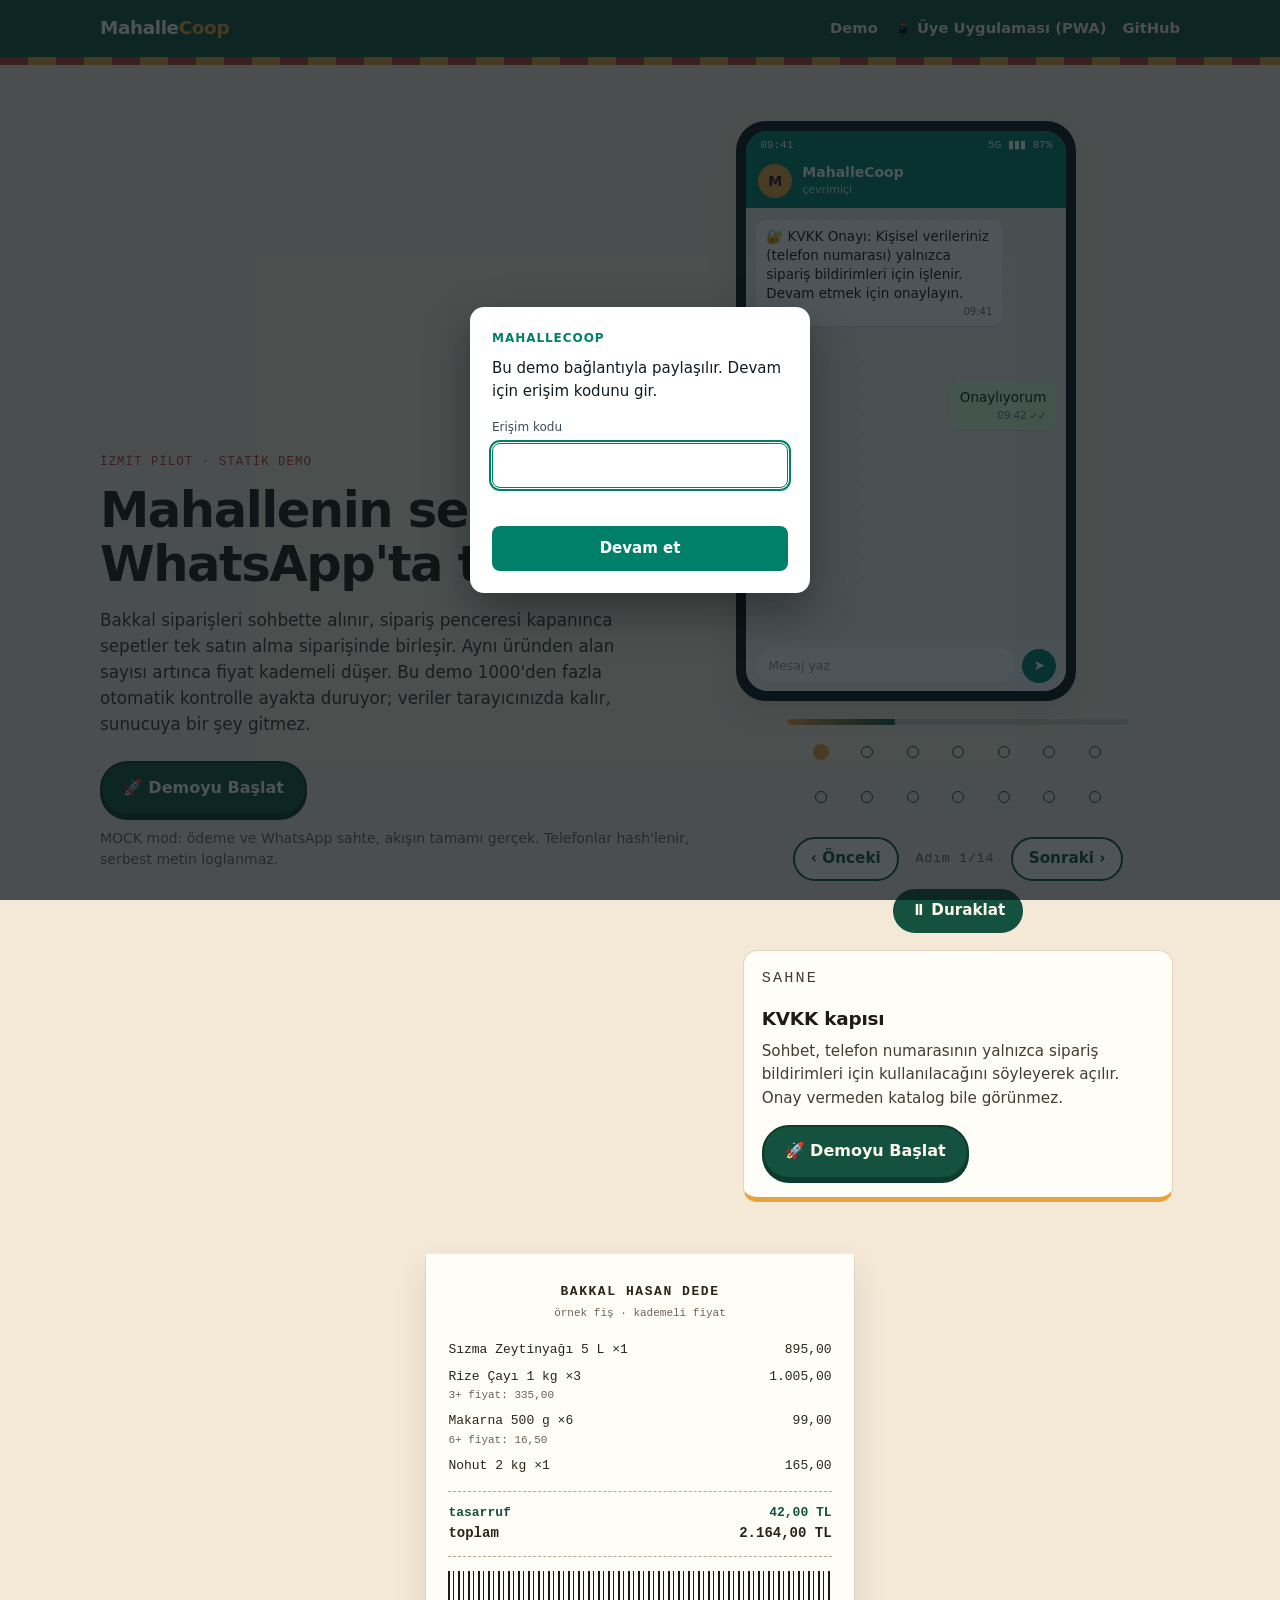
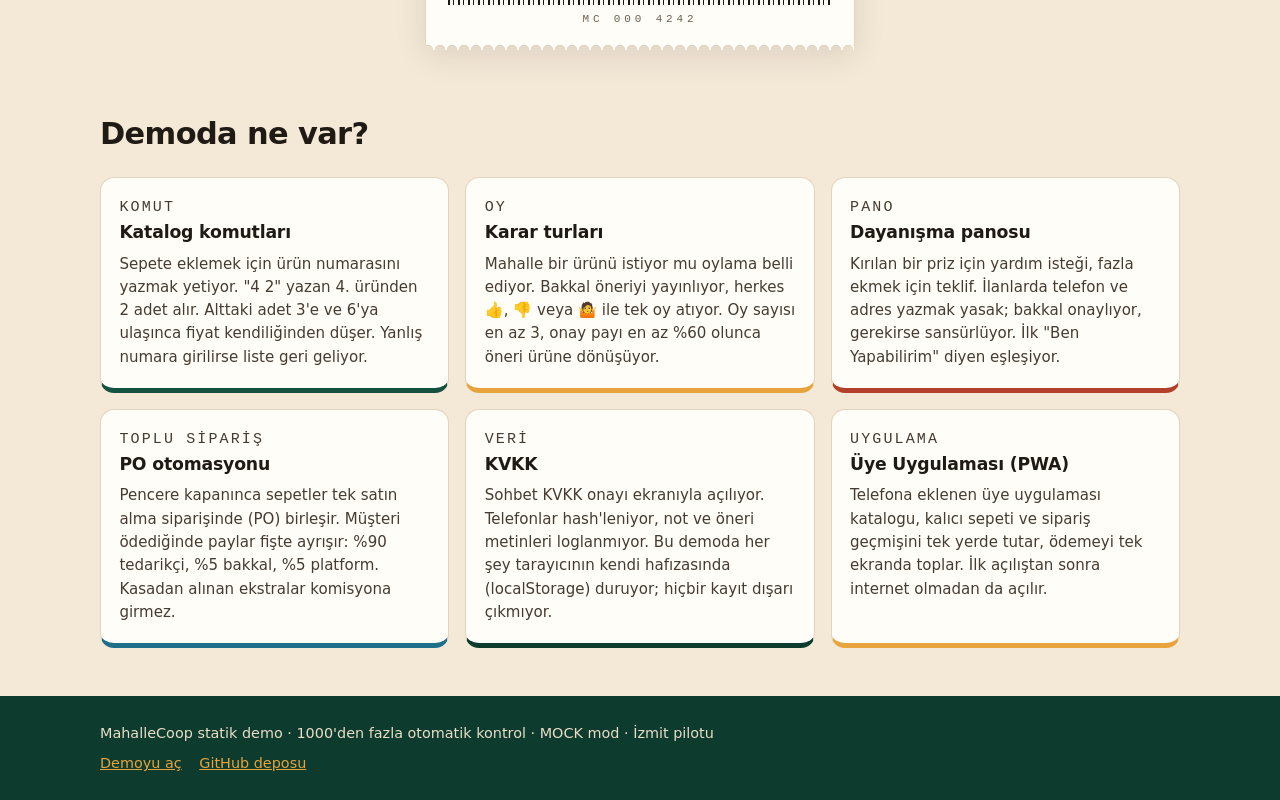
<file: index.html>
<!doctype html>
<html lang="tr">
<head>
  <meta charset="utf-8">
  <meta name="viewport" content="width=device-width, initial-scale=1">
  <meta name="description" content="MahalleCoop statik demo: mahalle alışverişi WhatsApp sohbetinde, toplu sipariş tek fişte. MOCK mod, İzmit pilotu.">
  <meta name="robots" content="noindex, nofollow, noarchive">
  <meta name="referrer" content="no-referrer">
  <meta name="theme-color" content="#14523F">
  <title>MahalleCoop · Mahalle alışverişinin WhatsApp demosu</title>
  <meta property="og:type" content="website">
  <meta property="og:title" content="MahalleCoop · Mahalle alışverişinin WhatsApp demosu">
  <meta property="og:description" content="Mahalle esnafı için WhatsApp üzerinden toplu alışveriş demosu. Bağlantı ile paylaşılan örnek.">
  <meta property="og:url" content="https://softwaremonkey635.github.io/mahallecoop/">
  <meta property="og:locale" content="tr_TR">
  <meta name="twitter:card" content="summary">
  <meta name="twitter:title" content="MahalleCoop · Mahalle alışverişinin WhatsApp demosu">
  <meta name="twitter:description" content="Mahalle esnafı için WhatsApp üzerinden toplu alışveriş demosu.">
  <link rel="icon" href="data:image/svg+xml,<svg xmlns='http://www.w3.org/2000/svg' viewBox='0 0 32 32'><rect width='32' height='32' rx='7' fill='%2314532d'/></svg>">
  <link rel="manifest" href="./manifest.webmanifest">
  <link rel="stylesheet" href="./css/site.css">
</head>
<body>
  <header class="site-header">
    <div class="wrap">
      <a class="wordmark" href="./index.html">Mahalle<span>Coop</span></a>
      <nav class="site-nav" aria-label="Ana bağlantılar">
        <a href="./demo.html">Demo</a>
        <a href="./pwa/">📱 Üye Uygulaması (PWA)</a>
        <a href="https://github.com/softwaremonkey635/mahallecoop" target="_blank" rel="noopener">GitHub</a>
      </nav>
    </div>
  </header>
  <div class="awning" aria-hidden="true"></div>

  <main>
    <section class="hero wrap">
      <div class="hero-copy">
        <p class="eyebrow">İzmit pilot · statik demo</p>
        <h1>Mahallenin sepeti WhatsApp'ta toplanır.</h1>
        <p class="lede">
          Bakkal siparişleri sohbette alınır, sipariş penceresi kapanınca sepetler
          tek satın alma siparişinde birleşir. Aynı üründen alan sayısı artınca
          fiyat kademeli düşer. Bu demo 1000'den fazla otomatik kontrolle ayakta duruyor; veriler
          tarayıcınızda kalır, sunucuya bir şey gitmez.
        </p>
        <div class="cta-row">
          <a class="btn btn-primary" href="./demo.html">🚀 Demoyu Başlat</a>
        </div>
        <p class="fine">
          MOCK mod: ödeme ve WhatsApp sahte, akışın tamamı gerçek. Telefonlar
          hash'lenir, serbest metin loglanmaz.
        </p>
      </div>

      <div
        class="walk"
        id="walk"
        data-scene-count="14"
        data-scene-index="0"
        data-autoplay="true"
        data-playing="false"
        data-motion="auto"
      >
        <div class="walk-stage">
          <div class="phone" id="walk-phone" aria-live="polite" aria-label="Canlı demo sahnesi">
            <div class="phone-screen">
              <div class="phone-status"><span>09:41</span><span>5G ▮▮▮ 87%</span></div>
              <div class="phone-head">
                <div class="phone-avatar">M</div>
                <div>
                  <div class="phone-title">MahalleCoop</div>
                  <div class="phone-presence">çevrimiçi</div>
                </div>
              </div>
              <div class="phone-chat" id="walk-chat"></div>
              <div class="walk-fx" id="walk-fx" aria-hidden="true"></div>
              <div class="phone-input">
                <div class="fake-field">Mesaj yaz</div>
                <div class="fake-send">➤</div>
              </div>
            </div>
          </div>

          <div class="walk-meter">
            <div class="walk-progress" id="walk-progress" aria-hidden="true">
              <span class="walk-progress-fill" id="walk-progress-fill"></span>
            </div>
            <div class="walk-dots" id="walk-dots" role="group" aria-label="Sahne seçici">
              <button type="button" class="walk-dot" data-scene="0" aria-label="Sahne 1"></button>
              <button type="button" class="walk-dot" data-scene="1" aria-label="Sahne 2"></button>
              <button type="button" class="walk-dot" data-scene="2" aria-label="Sahne 3"></button>
              <button type="button" class="walk-dot" data-scene="3" aria-label="Sahne 4"></button>
              <button type="button" class="walk-dot" data-scene="4" aria-label="Sahne 5"></button>
              <button type="button" class="walk-dot" data-scene="5" aria-label="Sahne 6"></button>
              <button type="button" class="walk-dot" data-scene="6" aria-label="Sahne 7"></button>
              <button type="button" class="walk-dot" data-scene="7" aria-label="Sahne 8"></button>
              <button type="button" class="walk-dot" data-scene="8" aria-label="Sahne 9"></button>
              <button type="button" class="walk-dot" data-scene="9" aria-label="Sahne 10"></button>
              <button type="button" class="walk-dot" data-scene="10" aria-label="Sahne 11"></button>
              <button type="button" class="walk-dot" data-scene="11" aria-label="Sahne 12"></button>
              <button type="button" class="walk-dot" data-scene="12" aria-label="Sahne 13"></button>
              <button type="button" class="walk-dot" data-scene="13" aria-label="Sahne 14"></button>
            </div>
          </div>

          <div class="walk-controls">
            <button type="button" class="walk-btn" id="walk-prev">‹ Önceki</button>
            <span class="walk-count" id="walk-count">Adım 1/14</span>
            <button type="button" class="walk-btn" id="walk-next">Sonraki ›</button>
            <button
              type="button"
              class="walk-btn"
              id="walk-play"
              aria-pressed="false"
              aria-label="Demoyu oynat veya duraklat"
            >▶ Oynat</button>
          </div>

          <aside class="walk-note">
            <p class="walk-note-tag">sahne</p>
            <h2 id="walk-title">KVKK kapısı</h2>
            <p id="walk-caption">
              Sohbet, telefon numarasının yalnızca sipariş bildirimleri için
              kullanılacağını söyleyerek açılır. Onay vermeden katalog bile görünmez.
            </p>
            <a class="btn btn-primary" href="./demo.html">🚀 Demoyu Başlat</a>
          </aside>
        </div>
      </div>
    </section>

    <section class="receipt-section wrap" aria-label="Örnek sipariş fişi">
      <div class="receipt reveal">
        <h2>Bakkal Hasan Dede</h2>
        <p class="receipt-sub">örnek fiş · kademeli fiyat</p>
        <div class="receipt-line">
          <span>Sızma Zeytinyağı 5 L ×1</span>
          <span>895,00</span>
        </div>
        <div class="receipt-line">
          <span>Rize Çayı 1 kg ×3<small>3+ fiyat: 335,00</small></span>
          <span>1.005,00</span>
        </div>
        <div class="receipt-line">
          <span>Makarna 500 g ×6<small>6+ fiyat: 16,50</small></span>
          <span>99,00</span>
        </div>
        <div class="receipt-line">
          <span>Nohut 2 kg ×1</span>
          <span>165,00</span>
        </div>
        <hr class="receipt-rule">
        <div class="receipt-save">
          <span>tasarruf</span>
          <span>42,00 TL</span>
        </div>
        <div class="receipt-total">
          <span>toplam</span>
          <span>2.164,00 TL</span>
        </div>
        <hr class="receipt-rule">
        <div class="receipt-barcode"></div>
        <div class="receipt-code">MC 000 4242</div>
      </div>
    </section>

    <section class="features wrap">
      <h2 class="reveal">Demoda ne var?</h2>
      <ul class="feature-grid">
        <li class="shelf reveal">
          <p class="shelf-tag">komut</p>
          <h3>Katalog komutları</h3>
          <p>
            Sepete eklemek için ürün numarasını yazmak yetiyor. "4 2" yazan
            4. üründen 2 adet alır. Alttaki adet 3'e ve 6'ya ulaşınca fiyat
            kendiliğinden düşer. Yanlış numara girilirse liste geri geliyor.
          </p>
        </li>
        <li class="shelf reveal">
          <p class="shelf-tag">oy</p>
          <h3>Karar turları</h3>
          <p>
            Mahalle bir ürünü istiyor mu oylama belli ediyor. Bakkal öneriyi
            yayınlıyor, herkes 👍, 👎 veya 🤷 ile tek oy atıyor. Oy sayısı en
            az 3, onay payı en az %60 olunca öneri ürüne dönüşüyor.
          </p>
        </li>
        <li class="shelf reveal">
          <p class="shelf-tag">pano</p>
          <h3>Dayanışma panosu</h3>
          <p>
            Kırılan bir priz için yardım isteği, fazla ekmek için teklif.
            İlanlarda telefon ve adres yazmak yasak; bakkal onaylıyor,
            gerekirse sansürlüyor. İlk "Ben Yapabilirim" diyen eşleşiyor.
          </p>
        </li>
        <li class="shelf reveal">
          <p class="shelf-tag">toplu sipariş</p>
          <h3>PO otomasyonu</h3>
          <p>
            Pencere kapanınca sepetler tek satın alma siparişinde (PO) birleşir.
            Müşteri ödediğinde paylar fişte ayrışır: %90 tedarikçi, %5 bakkal,
            %5 platform. Kasadan alınan ekstralar komisyona girmez.
          </p>
        </li>
        <li class="shelf reveal">
          <p class="shelf-tag">veri</p>
          <h3>KVKK</h3>
          <p>
            Sohbet KVKK onayı ekranıyla açılıyor. Telefonlar hash'leniyor, not
            ve öneri metinleri loglanmıyor. Bu demoda her şey tarayıcının kendi
            hafızasında (localStorage) duruyor; hiçbir kayıt dışarı çıkmıyor.
          </p>
        </li>
        <li class="shelf reveal">
          <p class="shelf-tag">uygulama</p>
          <h3>Üye Uygulaması (PWA)</h3>
          <p>
            Telefona eklenen üye uygulaması katalogu, kalıcı sepeti ve
            sipariş geçmişini tek yerde tutar, ödemeyi tek ekranda toplar.
            İlk açılıştan sonra internet olmadan da açılır.
          </p>
        </li>
      </ul>
    </section>
  </main>

  <footer class="site-footer">
    <div class="wrap">
      <p>MahalleCoop statik demo · 1000'den fazla otomatik kontrol · MOCK mod · İzmit pilotu</p>
      <div class="footer-links">
        <a href="./demo.html">Demoyu aç</a>
        <a href="https://github.com/softwaremonkey635/mahallecoop" target="_blank" rel="noopener">GitHub deposu</a>
      </div>
    </div>
  </footer>

  <script src="./js/walkthrough-scenes.js" defer></script>
  <script src="./js/walkthrough.js" defer></script>
  <script src="./js/landing.js" defer></script>
  <script src="./js/access-gate.js"></script>
</body>
</html>
</file>
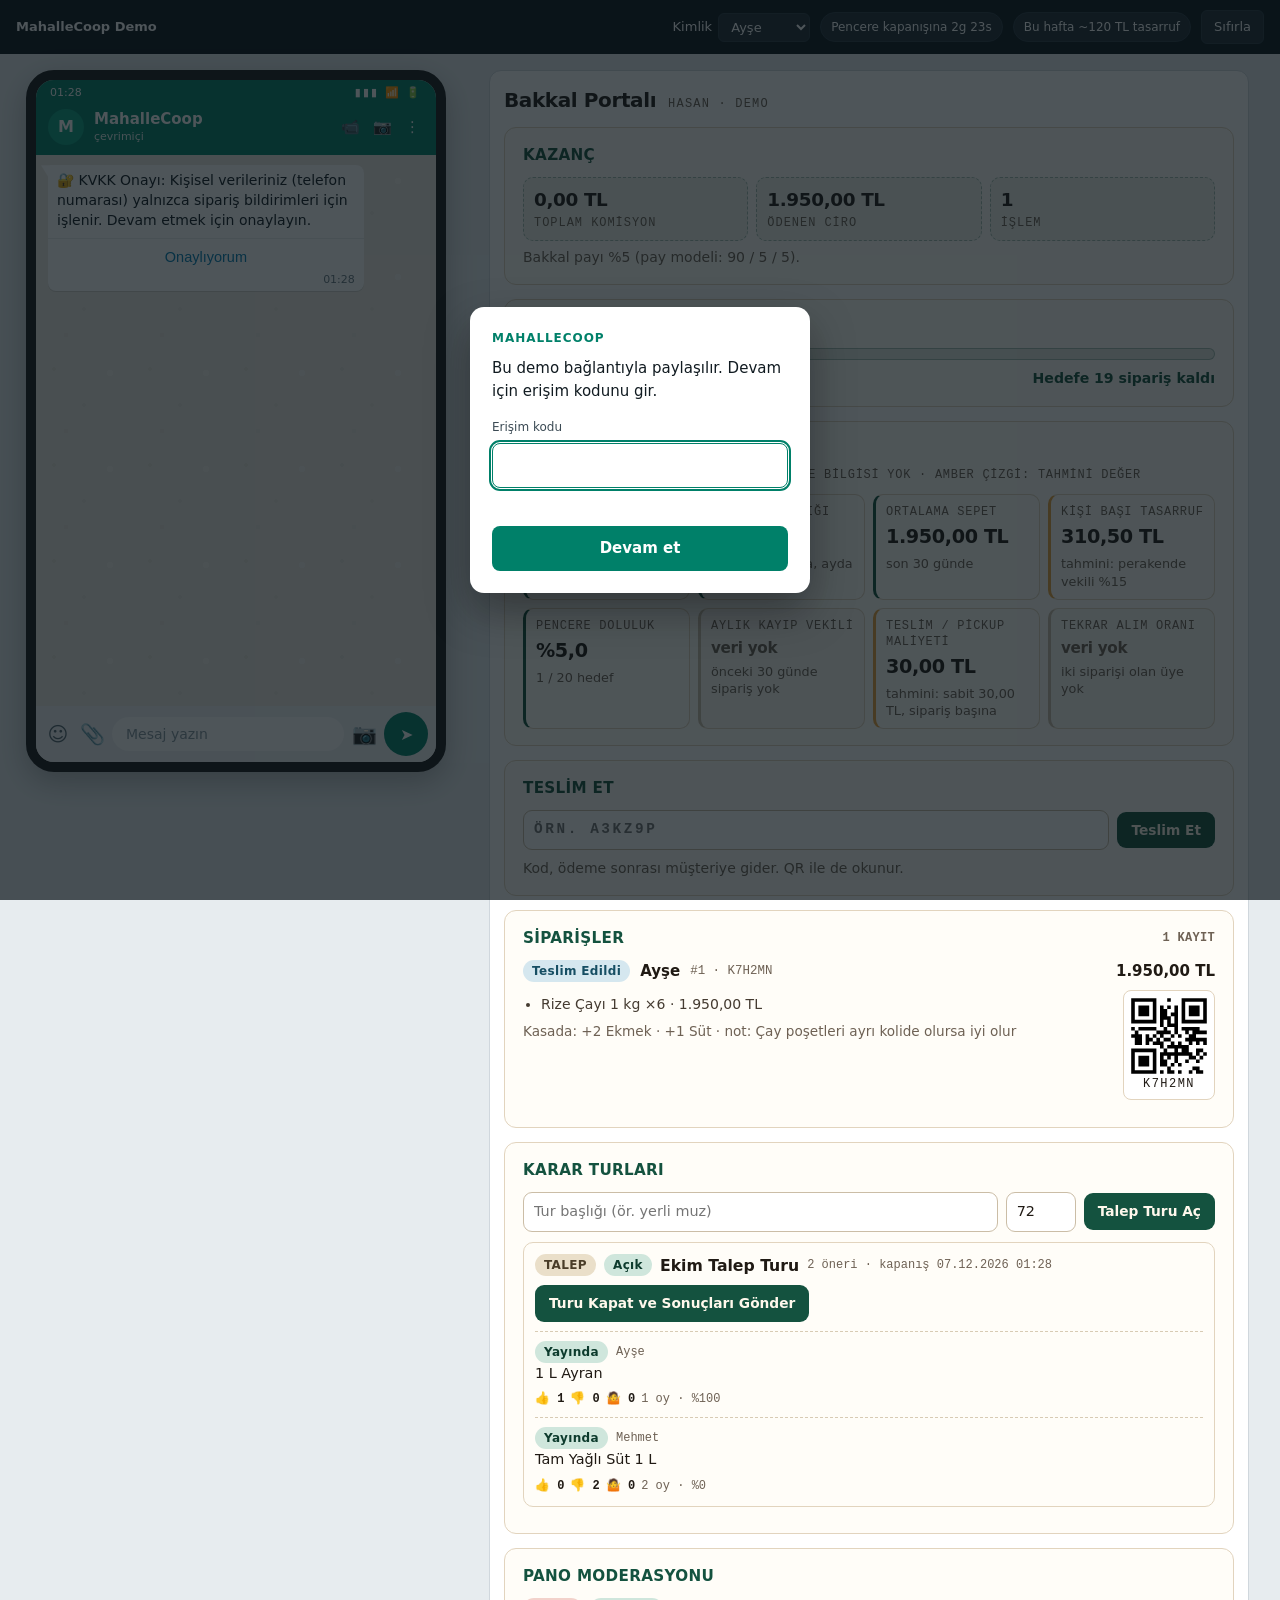
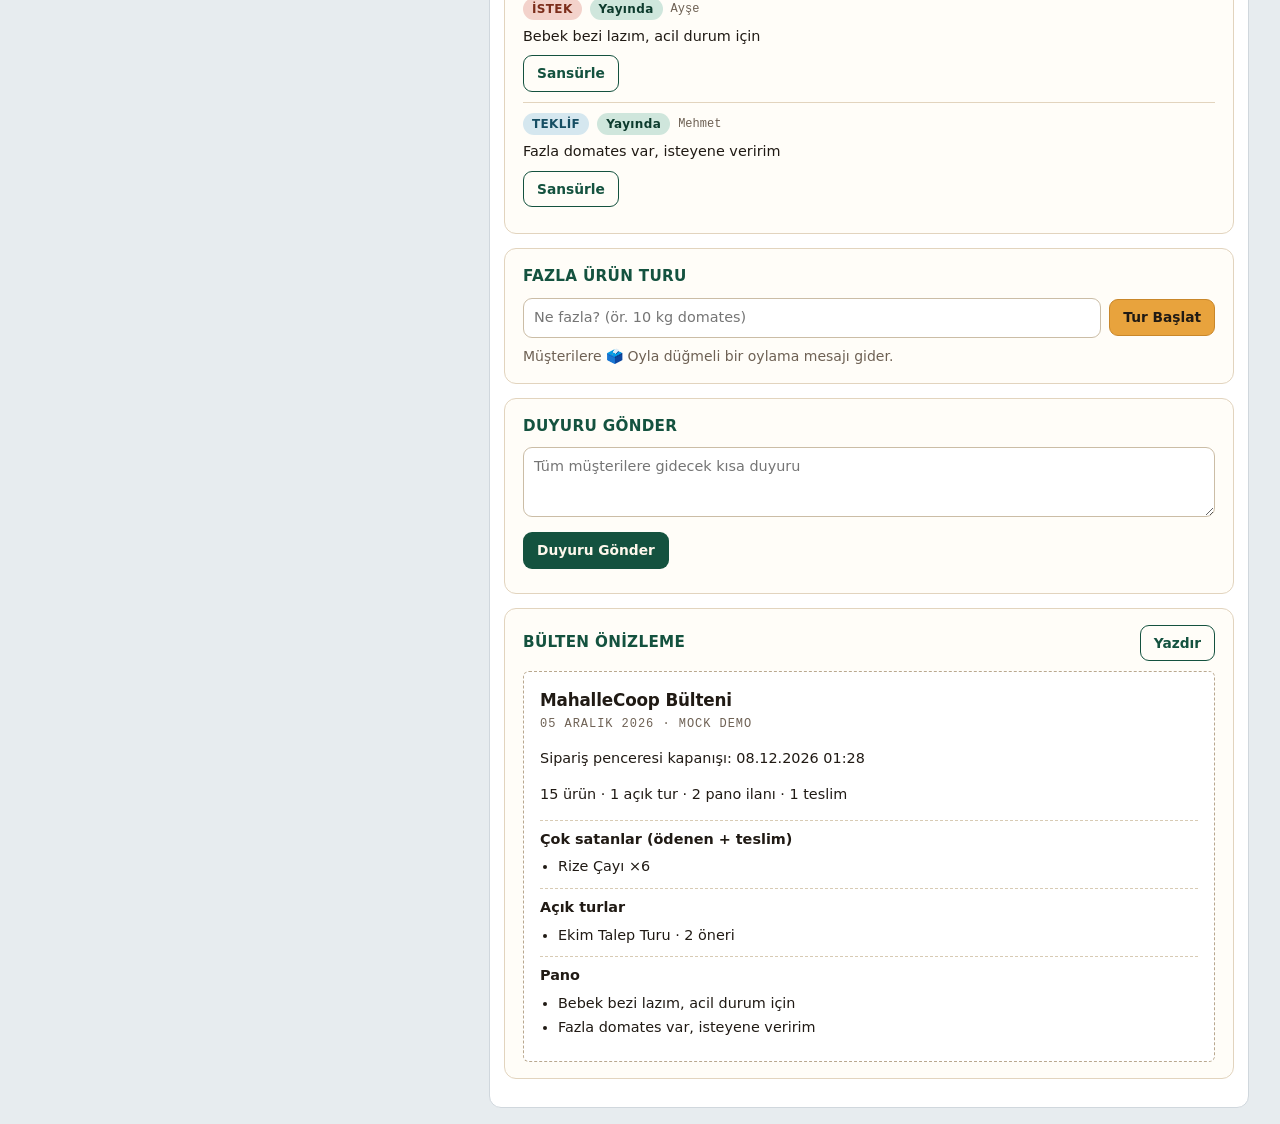
<file: demo.html>
<!doctype html>
<html lang="tr">
<head>
<meta charset="utf-8">
<meta name="viewport" content="width=device-width, initial-scale=1">
<meta name="robots" content="noindex, nofollow, noarchive">
<meta name="referrer" content="no-referrer">
<title>MahalleCoop Demo</title>
<link rel="stylesheet" href="css/site.css">
<link rel="stylesheet" href="css/phone.css">
<link rel="stylesheet" href="css/portal.css">
<style>
  * { box-sizing: border-box; }
  html, body { margin: 0; min-height: 100%; }
  body {
    font-family: system-ui, -apple-system, "Segoe UI", Roboto, sans-serif;
    background: #e7ecef;
    color: #111b21;
  }
  .mc-topbar {
    display: flex;
    flex-wrap: wrap;
    align-items: center;
    gap: 10px;
    padding: 10px 16px;
    background: #0b141a;
    color: #ffffff;
    font-size: 13px;
  }
  .mc-brand { font-weight: 700; margin-right: auto; }
  .mc-topbar label { display: flex; align-items: center; gap: 6px; }
  .mc-topbar select {
    font: inherit;
    padding: 5px 8px;
    border-radius: 6px;
    border: 1px solid #2a3942;
    background: #1f2c34;
    color: #ffffff;
  }
  .mc-chip {
    background: #1f2c34;
    border: 1px solid #2a3942;
    border-radius: 999px;
    padding: 5px 10px;
    font-size: 12px;
    white-space: nowrap;
  }
  #reset-btn {
    font: inherit;
    padding: 6px 12px;
    border-radius: 6px;
    border: 1px solid #2a3942;
    background: #1f2c34;
    color: #ffffff;
    cursor: pointer;
  }
  #reset-btn:hover { background: #2a3942; }
  .mc-tabs {
    display: none;
    gap: 6px;
    padding: 8px 12px 0;
    background: #e7ecef;
  }
  .mc-tabs button {
    flex: 1;
    font: inherit;
    padding: 8px;
    border: 1px solid #ccd5db;
    border-radius: 8px 8px 0 0;
    background: #f7f9fa;
    cursor: pointer;
  }
  .mc-tabs button.active {
    background: #ffffff;
    border-bottom-color: #ffffff;
    font-weight: 600;
  }
  .mc-main {
    display: flex;
    gap: 18px;
    padding: 16px;
    align-items: flex-start;
  }
  .mc-pane { min-width: 0; }
  #phone-app {
    flex: 0 0 440px;
    display: flex;
    justify-content: center;
  }
  /* Portal pane is a block, never a flex row: the shell children
     (head + cards) must stack in one column. */
  #portal-app {
    flex: 1 1 460px;
    min-height: 320px;
    background: #ffffff;
    border: 1px solid #d0d7dd;
    border-radius: 12px;
    padding: 14px;
    overflow: visible;
  }
  #portal-app:empty::after {
    content: "Yükleniyor: portal (site/js/portal.js)";
    color: #8696a0;
    font-size: 13px;
  }
  .mc-modal {
    position: fixed;
    inset: 0;
    background: rgba(11, 20, 26, 0.55);
    display: flex;
    align-items: center;
    justify-content: center;
    z-index: 50;
    padding: 16px;
  }
  .mc-modal[hidden] { display: none; }
  .mc-card-form {
    width: 100%;
    max-width: 360px;
    background: #ffffff;
    border-radius: 14px;
    padding: 18px;
    box-shadow: 0 16px 40px rgba(0, 0, 0, 0.3);
  }
  .mc-card-form h2 { margin: 0 0 4px; font-size: 17px; }
  .mc-card-form p.hint { margin: 0 0 12px; font-size: 12px; color: #667781; }
  .mc-card-form label {
    display: block;
    font-size: 12px;
    color: #3b4a54;
    margin-bottom: 10px;
  }
  .mc-card-form input {
    display: block;
    width: 100%;
    margin-top: 4px;
    padding: 9px 10px;
    border: 1px solid #ccd5db;
    border-radius: 8px;
    font: inherit;
    font-size: 14px;
  }
  .mc-card-row { display: flex; gap: 10px; }
  .mc-card-row label { flex: 1; }
  .mc-form-actions { display: flex; gap: 8px; margin-top: 6px; }
  .mc-form-actions button {
    flex: 1;
    font: inherit;
    padding: 10px;
    border-radius: 8px;
    border: 0;
    cursor: pointer;
  }
  .mc-pay-go { background: #008069; color: #ffffff; }
  .mc-pay-go:hover { background: #00725a; }
  .mc-pay-cancel { background: #e9edef; color: #111b21; }
  @media (max-width: 1023px) {
    .mc-tabs { display: flex; }
    .mc-main { display: block; padding: 0; }
    .mc-pane { display: none; width: 100%; }
    .mc-pane.active { display: flex; }
    #portal-app.active { display: block; }
    #phone-app:not(.active) { display: none; flex: none; padding-top: 8px; }
    #phone-app.active { display: flex; }
    #portal-app {
      flex: none;
      min-height: 70vh;
      border-radius: 0;
      border-left: 0;
      border-right: 0;
    }
    /* Touch: every control in the shell reaches 44px on phones/tablets. */
    .mc-topbar select,
    #reset-btn,
    .mc-tabs button { min-height: 44px; }
  }
  @media (min-width: 1024px) {
    .mc-pane { display: flex !important; }
    #portal-app { display: block !important; }
  }
</style>
</head>
<body>
<header class="mc-topbar">
  <div class="mc-brand">MahalleCoop Demo</div>
  <label>Kimlik
    <select id="identity-switcher">
      <option value="ayse">Ayşe</option>
      <option value="mehmet">Mehmet</option>
      <option value="fatma">Fatma</option>
      <option value="hasan">Hasan</option>
    </select>
  </label>
  <span id="countdown" class="mc-chip">Pencere kapanışına ...</span>
  <span id="savings" class="mc-chip">Bu hafta ~0 TL tasarruf</span>
  <button id="reset-btn" type="button">Sıfırla</button>
</header>

<nav class="mc-tabs" aria-label="Bölümler">
  <button type="button" class="active" data-pane="phone">📱 WhatsApp</button>
  <button type="button" data-pane="portal">🏪 Portal</button>
</nav>

<main class="mc-main">
  <section class="mc-pane active" id="phone-app" aria-label="WhatsApp sohbeti">
    <div class="wa-phone">
      <div class="wa-statusbar">
        <span id="wa-clock">09:41</span>
        <span class="wa-status-icons">▮▮▮ 📶 🔋</span>
      </div>
      <div class="wa-header">
        <div class="wa-avatar">M</div>
        <div class="wa-contact">
          <div class="wa-name">MahalleCoop</div>
          <div class="wa-presence">çevrimiçi</div>
        </div>
        <div class="wa-header-icons">📹 📷 ⋮</div>
      </div>
      <div class="wa-chat" id="wa-chat"></div>
      <div class="wa-composer">
        <span class="wa-emoji" aria-hidden="true">☺</span>
        <span class="wa-attach" aria-hidden="true">📎</span>
        <input class="wa-input" id="wa-input" type="text" placeholder="Mesaj yazın" autocomplete="off">
        <span class="wa-camera" aria-hidden="true">📷</span>
        <button class="wa-send" id="wa-send" type="button" aria-label="Gönder">➤</button>
      </div>
    </div>
  </section>
  <aside class="mc-pane" id="portal-app" aria-label="Bakkal portalı"></aside>
</main>

<div id="pay-modal" class="mc-modal" hidden>
  <form id="pay-form" class="mc-card-form">
    <h2>💳 Kart ile Öde (Demo)</h2>
    <p class="hint">Sahte kart formu. Gerçek ödeme alınmaz, istenen değerler önemli değil.</p>
    <label>Kart numarası
      <input type="text" inputmode="numeric" placeholder="4242 4242 4242 4242" autocomplete="off">
    </label>
    <label>Kart üzerindeki isim
      <input type="text" placeholder="AD SOYAD" autocomplete="off">
    </label>
    <div class="mc-card-row">
      <label>Son kullanma
        <input type="text" placeholder="12/30" autocomplete="off">
      </label>
      <label>CVC
        <input type="text" inputmode="numeric" placeholder="123" autocomplete="off">
      </label>
    </div>
    <div class="mc-form-actions">
      <button type="button" class="mc-pay-cancel" id="pay-cancel">İptal</button>
      <button type="submit" class="mc-pay-go">Ödemeyi Tamamla</button>
    </div>
  </form>
</div>

<script src="js/store.js"></script>
<script src="js/engine.js"></script>
<script src="js/ui.js"></script>
<script src="js/portal.js"></script>
<script src="js/access-gate.js"></script>
</body>
</html>
</file>
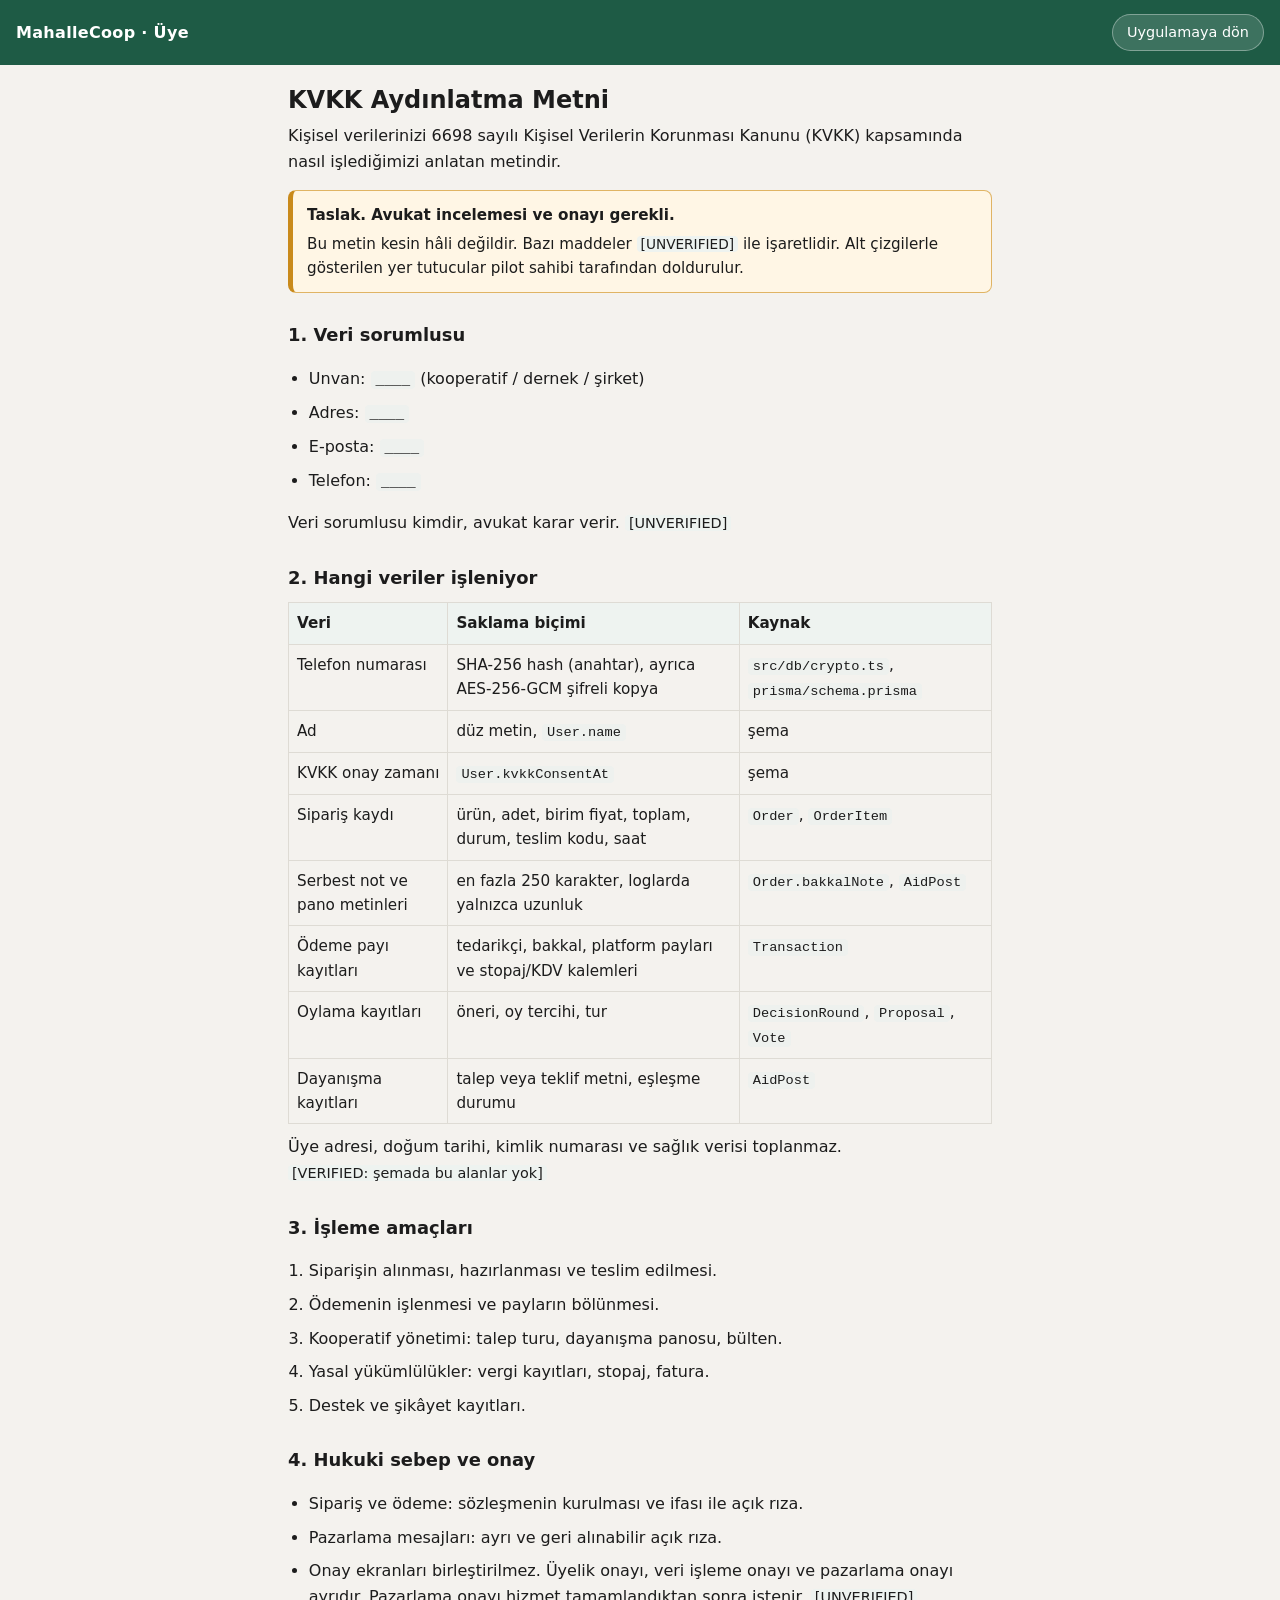
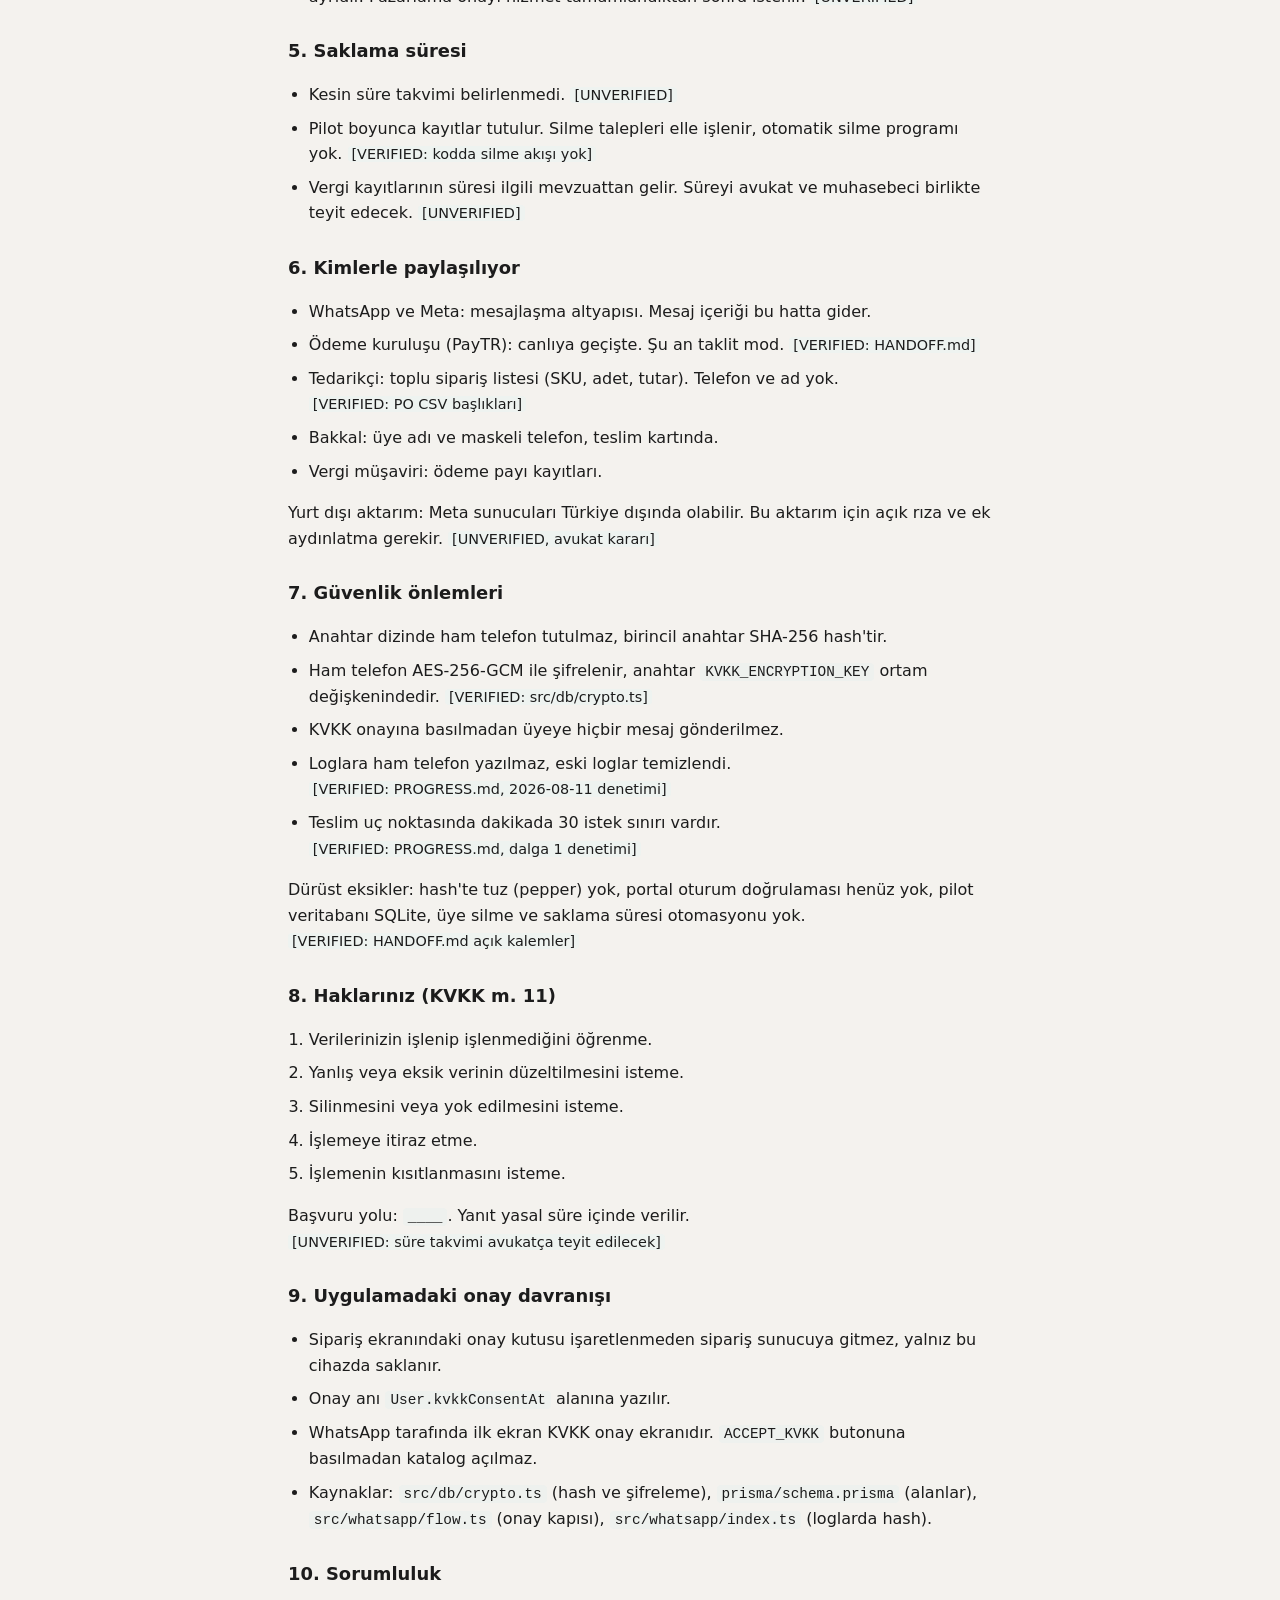
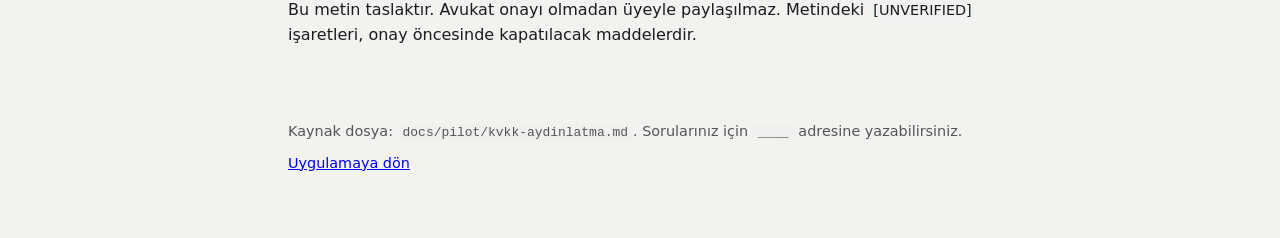
<file: pwa/kvkk.html>
<!doctype html>
<html lang="tr">
<head>
<meta charset="utf-8"/>
<meta name="viewport" content="width=device-width, initial-scale=1, viewport-fit=cover"/>
<meta name="robots" content="noindex, nofollow, noarchive"/>
<meta name="referrer" content="no-referrer"/>
<meta name="theme-color" content="#1E5B45"/>
<title>KVKK Aydınlatma Metni · MahalleCoop Üye</title>
<link rel="icon" href="./icons/icon.svg" type="image/svg+xml"/>
<style>
  :root { color-scheme: light; }
  * { box-sizing: border-box; }
  body {
    margin: 0;
    background: #f4f2ee;
    color: #1c1c1c;
    font: 16px/1.6 system-ui, -apple-system, "Segoe UI", Roboto, "Helvetica Neue", Arial, sans-serif;
  }
  header.ust {
    background: #1e5b45;
    color: #fff;
    padding: 14px 16px;
    display: flex;
    align-items: center;
    justify-content: space-between;
    gap: 12px;
    flex-wrap: wrap;
  }
  header.ust .marka-ad { font-weight: 700; letter-spacing: 0.02em; }
  header.ust a {
    color: #fff;
    background: rgba(255, 255, 255, 0.14);
    border: 1px solid rgba(255, 255, 255, 0.35);
    border-radius: 999px;
    padding: 6px 14px;
    text-decoration: none;
    font-size: 0.9rem;
  }
  main {
    max-width: 46rem;
    margin: 0 auto;
    padding: 20px 16px 56px;
  }
  h1 { font-size: 1.5rem; line-height: 1.25; margin: 0 0 8px; }
  h2 { font-size: 1.12rem; margin: 28px 0 8px; }
  p, li { margin: 8px 0; }
  ul, ol { padding-left: 1.3em; }
  .taslak {
    background: #fff6e5;
    border: 1px solid #e0b464;
    border-left: 5px solid #c98a1b;
    border-radius: 8px;
    padding: 12px 14px;
    margin: 16px 0 24px;
    font-size: 0.95rem;
  }
  .taslak strong { display: block; margin-bottom: 4px; }
  .kart {
    background: #fff;
    border: 1px solid #e2e0da;
    border-radius: 12px;
    padding: 4px 16px 12px;
    margin: 14px 0;
  }
  table {
    width: 100%;
    border-collapse: collapse;
    font-size: 0.95rem;
    margin: 10px 0;
  }
  th, td {
    border: 1px solid #dedbd4;
    padding: 8px;
    text-align: left;
    vertical-align: top;
  }
  th { background: #eef3f0; font-weight: 600; }
  code {
    background: #eef1ee;
    border-radius: 4px;
    padding: 1px 5px;
    font-size: 0.9em;
  }
  .isaret {
    background: #eef3f0;
    border-radius: 4px;
    padding: 0 4px;
    font-size: 0.9em;
    white-space: nowrap;
  }
  footer {
    max-width: 46rem;
    margin: 0 auto;
    padding: 0 16px 40px;
    font-size: 0.9rem;
    color: #555;
  }
</style>
</head>
<body>
<header class="ust">
  <span class="marka-ad">MahalleCoop · Üye</span>
  <a href="./index.html">Uygulamaya dön</a>
</header>

<main>
  <h1>KVKK Aydınlatma Metni</h1>
  <p>Kişisel verilerinizi 6698 sayılı Kişisel Verilerin Korunması Kanunu (KVKK) kapsamında nasıl işlediğimizi anlatan metindir.</p>

  <div class="taslak">
    <strong>Taslak. Avukat incelemesi ve onayı gerekli.</strong>
    Bu metin kesin hâli değildir. Bazı maddeler <span class="isaret">[UNVERIFIED]</span> ile işaretlidir.
    Alt çizgilerle gösterilen yer tutucular pilot sahibi tarafından doldurulur.
  </div>

  <h2>1. Veri sorumlusu</h2>
  <ul>
    <li>Unvan: <code>____</code> (kooperatif / dernek / şirket)</li>
    <li>Adres: <code>____</code></li>
    <li>E-posta: <code>____</code></li>
    <li>Telefon: <code>____</code></li>
  </ul>
  <p>Veri sorumlusu kimdir, avukat karar verir. <span class="isaret">[UNVERIFIED]</span></p>

  <h2>2. Hangi veriler işleniyor</h2>
  <table>
    <thead>
      <tr><th>Veri</th><th>Saklama biçimi</th><th>Kaynak</th></tr>
    </thead>
    <tbody>
      <tr><td>Telefon numarası</td><td>SHA-256 hash (anahtar), ayrıca AES-256-GCM şifreli kopya</td><td><code>src/db/crypto.ts</code>, <code>prisma/schema.prisma</code></td></tr>
      <tr><td>Ad</td><td>düz metin, <code>User.name</code></td><td>şema</td></tr>
      <tr><td>KVKK onay zamanı</td><td><code>User.kvkkConsentAt</code></td><td>şema</td></tr>
      <tr><td>Sipariş kaydı</td><td>ürün, adet, birim fiyat, toplam, durum, teslim kodu, saat</td><td><code>Order</code>, <code>OrderItem</code></td></tr>
      <tr><td>Serbest not ve pano metinleri</td><td>en fazla 250 karakter, loglarda yalnızca uzunluk</td><td><code>Order.bakkalNote</code>, <code>AidPost</code></td></tr>
      <tr><td>Ödeme payı kayıtları</td><td>tedarikçi, bakkal, platform payları ve stopaj/KDV kalemleri</td><td><code>Transaction</code></td></tr>
      <tr><td>Oylama kayıtları</td><td>öneri, oy tercihi, tur</td><td><code>DecisionRound</code>, <code>Proposal</code>, <code>Vote</code></td></tr>
      <tr><td>Dayanışma kayıtları</td><td>talep veya teklif metni, eşleşme durumu</td><td><code>AidPost</code></td></tr>
    </tbody>
  </table>
  <p>Üye adresi, doğum tarihi, kimlik numarası ve sağlık verisi toplanmaz. <span class="isaret">[VERIFIED: şemada bu alanlar yok]</span></p>

  <h2>3. İşleme amaçları</h2>
  <ol>
    <li>Siparişin alınması, hazırlanması ve teslim edilmesi.</li>
    <li>Ödemenin işlenmesi ve payların bölünmesi.</li>
    <li>Kooperatif yönetimi: talep turu, dayanışma panosu, bülten.</li>
    <li>Yasal yükümlülükler: vergi kayıtları, stopaj, fatura.</li>
    <li>Destek ve şikâyet kayıtları.</li>
  </ol>

  <h2>4. Hukuki sebep ve onay</h2>
  <ul>
    <li>Sipariş ve ödeme: sözleşmenin kurulması ve ifası ile açık rıza.</li>
    <li>Pazarlama mesajları: ayrı ve geri alınabilir açık rıza.</li>
    <li>Onay ekranları birleştirilmez. Üyelik onayı, veri işleme onayı ve pazarlama onayı ayrıdır. Pazarlama onayı hizmet tamamlandıktan sonra istenir. <span class="isaret">[UNVERIFIED]</span></li>
  </ul>

  <h2>5. Saklama süresi</h2>
  <ul>
    <li>Kesin süre takvimi belirlenmedi. <span class="isaret">[UNVERIFIED]</span></li>
    <li>Pilot boyunca kayıtlar tutulur. Silme talepleri elle işlenir, otomatik silme programı yok. <span class="isaret">[VERIFIED: kodda silme akışı yok]</span></li>
    <li>Vergi kayıtlarının süresi ilgili mevzuattan gelir. Süreyi avukat ve muhasebeci birlikte teyit edecek. <span class="isaret">[UNVERIFIED]</span></li>
  </ul>

  <h2>6. Kimlerle paylaşılıyor</h2>
  <ul>
    <li>WhatsApp ve Meta: mesajlaşma altyapısı. Mesaj içeriği bu hatta gider.</li>
    <li>Ödeme kuruluşu (PayTR): canlıya geçişte. Şu an taklit mod. <span class="isaret">[VERIFIED: HANDOFF.md]</span></li>
    <li>Tedarikçi: toplu sipariş listesi (SKU, adet, tutar). Telefon ve ad yok. <span class="isaret">[VERIFIED: PO CSV başlıkları]</span></li>
    <li>Bakkal: üye adı ve maskeli telefon, teslim kartında.</li>
    <li>Vergi müşaviri: ödeme payı kayıtları.</li>
  </ul>
  <p>Yurt dışı aktarım: Meta sunucuları Türkiye dışında olabilir. Bu aktarım için açık rıza ve ek aydınlatma gerekir. <span class="isaret">[UNVERIFIED, avukat kararı]</span></p>

  <h2>7. Güvenlik önlemleri</h2>
  <ul>
    <li>Anahtar dizinde ham telefon tutulmaz, birincil anahtar SHA-256 hash'tir.</li>
    <li>Ham telefon AES-256-GCM ile şifrelenir, anahtar <code>KVKK_ENCRYPTION_KEY</code> ortam değişkenindedir. <span class="isaret">[VERIFIED: src/db/crypto.ts]</span></li>
    <li>KVKK onayına basılmadan üyeye hiçbir mesaj gönderilmez.</li>
    <li>Loglara ham telefon yazılmaz, eski loglar temizlendi. <span class="isaret">[VERIFIED: PROGRESS.md, 2026-08-11 denetimi]</span></li>
    <li>Teslim uç noktasında dakikada 30 istek sınırı vardır. <span class="isaret">[VERIFIED: PROGRESS.md, dalga 1 denetimi]</span></li>
  </ul>
  <p>Dürüst eksikler: hash'te tuz (pepper) yok, portal oturum doğrulaması henüz yok, pilot veritabanı SQLite, üye silme ve saklama süresi otomasyonu yok. <span class="isaret">[VERIFIED: HANDOFF.md açık kalemler]</span></p>

  <h2>8. Haklarınız (KVKK m. 11)</h2>
  <ol>
    <li>Verilerinizin işlenip işlenmediğini öğrenme.</li>
    <li>Yanlış veya eksik verinin düzeltilmesini isteme.</li>
    <li>Silinmesini veya yok edilmesini isteme.</li>
    <li>İşlemeye itiraz etme.</li>
    <li>İşlemenin kısıtlanmasını isteme.</li>
  </ol>
  <p>Başvuru yolu: <code>____</code>. Yanıt yasal süre içinde verilir. <span class="isaret">[UNVERIFIED: süre takvimi avukatça teyit edilecek]</span></p>

  <h2>9. Uygulamadaki onay davranışı</h2>
  <ul>
    <li>Sipariş ekranındaki onay kutusu işaretlenmeden sipariş sunucuya gitmez, yalnız bu cihazda saklanır.</li>
    <li>Onay anı <code>User.kvkkConsentAt</code> alanına yazılır.</li>
    <li>WhatsApp tarafında ilk ekran KVKK onay ekranıdır. <code>ACCEPT_KVKK</code> butonuna basılmadan katalog açılmaz.</li>
    <li>Kaynaklar: <code>src/db/crypto.ts</code> (hash ve şifreleme), <code>prisma/schema.prisma</code> (alanlar), <code>src/whatsapp/flow.ts</code> (onay kapısı), <code>src/whatsapp/index.ts</code> (loglarda hash).</li>
  </ul>

  <h2>10. Sorumluluk</h2>
  <p>Bu metin taslaktır. Avukat onayı olmadan üyeyle paylaşılmaz. Metindeki <span class="isaret">[UNVERIFIED]</span> işaretleri, onay öncesinde kapatılacak maddelerdir.</p>
</main>

<footer>
  <p>Kaynak dosya: <code>docs/pilot/kvkk-aydinlatma.md</code>. Sorularınız için <code>____</code> adresine yazabilirsiniz.</p>
  <p><a href="./index.html">Uygulamaya dön</a></p>
</footer>
</body>
</html>
</file>
<file: css/site.css>
/* site.css: shared tokens + landing page (S2) */

:root {
  --paper: #f4e8d7;
  --ink: #201a14;
  --card: #fffdf8;
  --green: #14523f;
  --green-deep: #0d3b2d;
  --amber: #e8a33d;
  --brick: #b3402a;
  --blue: #1f6f8b;
  --muted: #6e6154;
  --line: #e2d4be;
  --shadow: 0 10px 30px rgba(32, 26, 20, 0.10);
  --radius: 14px;
  --font-body: system-ui, -apple-system, "Segoe UI", Roboto, "Helvetica Neue", Arial, sans-serif;
  --font-mono: ui-monospace, "Cascadia Mono", "SF Mono", "Courier New", monospace;
}

* { box-sizing: border-box; }

html { -webkit-text-size-adjust: 100%; }

body {
  margin: 0;
  font-family: var(--font-body);
  font-size: 16px;
  line-height: 1.55;
  color: var(--ink);
  background: var(--paper);
}

a { color: var(--green); }

:focus-visible {
  outline: 3px solid var(--amber);
  outline-offset: 2px;
}

.wrap {
  width: min(1080px, 100% - 2rem);
  margin-inline: auto;
}

/* Header: awning bar (green field, cream type, brick/amber stripe) */

.site-header {
  background: var(--green);
  color: #fff8ec;
}

.site-header .wrap {
  display: flex;
  flex-wrap: wrap;
  gap: 0.75rem;
  align-items: center;
  justify-content: space-between;
  padding: 0.9rem 0;
}

.wordmark {
  font-weight: 800;
  font-size: 1.15rem;
  letter-spacing: -0.02em;
  color: #fff8ec;
  text-decoration: none;
}

.wordmark span { color: var(--amber); }

.site-nav {
  display: flex;
  flex-wrap: wrap;
  gap: 0.35rem 1rem;
}

.site-nav a {
  color: #f6ead6;
  text-decoration: none;
  font-size: 0.92rem;
  font-weight: 600;
}

.site-nav a:hover,
.site-nav a:focus-visible { text-decoration: underline; }

.awning {
  height: 8px;
  background: repeating-linear-gradient(
    90deg,
    var(--brick) 0 28px,
    var(--amber) 28px 56px
  );
}

/* Hero */

.hero {
  display: grid;
  gap: 2.25rem;
  padding: 2.5rem 0 2rem;
}

.eyebrow {
  margin: 0 0 0.75rem;
  font-family: var(--font-mono);
  font-size: 0.78rem;
  letter-spacing: 0.08em;
  text-transform: uppercase;
  color: var(--brick);
}

.hero h1 {
  margin: 0 0 1rem;
  font-size: clamp(2rem, 6vw, 3.1rem);
  line-height: 1.08;
  font-weight: 800;
  letter-spacing: -0.03em;
}

.lede {
  margin: 0 0 1.5rem;
  max-width: 34rem;
  color: #3d342b;
  font-size: 1.05rem;
}

.cta-row {
  display: flex;
  flex-wrap: wrap;
  gap: 0.75rem;
  margin-bottom: 0.75rem;
}

.btn {
  display: inline-block;
  padding: 0.8rem 1.3rem;
  border-radius: 999px;
  border: 2px solid transparent;
  font-weight: 700;
  font-size: 1rem;
  text-decoration: none;
  cursor: pointer;
}

.btn-primary {
  background: var(--green);
  color: #fff8ec;
  border-color: var(--green-deep);
  box-shadow: 0 4px 0 var(--green-deep);
}

.btn-primary:hover { background: var(--green-deep); }

.btn-ghost {
  background: transparent;
  color: var(--green);
  border-color: var(--green);
}

.btn-ghost:hover { background: rgba(20, 82, 63, 0.08); }

.fine {
  margin: 0;
  font-size: 0.875rem;
  color: var(--muted);
}

/* Phone mockup (CSS only, WhatsApp light) */

.phone {
  width: min(320px, 100%);
  margin-inline: auto;
  background: #10161b;
  border-radius: 30px;
  padding: 10px;
  box-shadow: var(--shadow);
}

.phone-screen {
  position: relative;
  border-radius: 22px;
  overflow: hidden;
  background: #efeae2;
  display: flex;
  flex-direction: column;
  min-height: 480px;
}

.phone-status {
  background: #008069;
  color: #fff;
  font-size: 11px;
  font-family: var(--font-mono);
  display: flex;
  justify-content: space-between;
  padding: 6px 14px 2px;
}

.phone-head {
  background: #008069;
  color: #fff;
  display: flex;
  align-items: center;
  gap: 10px;
  padding: 8px 12px 10px;
}

.phone-avatar {
  width: 34px;
  height: 34px;
  border-radius: 50%;
  background: #e8a33d;
  color: #201a14;
  font-weight: 800;
  display: grid;
  place-items: center;
  font-size: 14px;
}

.phone-title { font-size: 14px; font-weight: 700; line-height: 1.2; }
.phone-presence { font-size: 11px; color: #cfe9e2; }

.phone-chat {
  flex: 1;
  padding: 12px 10px;
  display: flex;
  flex-direction: column;
  gap: 8px;
  background-color: #efeae2;
  background-image: radial-gradient(rgba(32, 26, 20, 0.05) 1px, transparent 1px);
  background-size: 18px 18px;
}

.bubble {
  max-width: 82%;
  padding: 7px 10px;
  border-radius: 10px;
  font-size: 13.5px;
  line-height: 1.4;
  box-shadow: 0 1px 1px rgba(0, 0, 0, 0.08);
  opacity: 0;
  transform: translateY(6px);
  transition: opacity 0.35s ease, transform 0.35s ease;
}

.bubble.is-in {
  opacity: 1;
  transform: none;
}

.bubble-in {
  background: #fff;
  color: #111b21;
  align-self: flex-start;
}

.bubble-out {
  background: #d9fdd3;
  color: #111b21;
  align-self: flex-end;
}

.bubble-time {
  display: block;
  text-align: right;
  font-size: 10px;
  color: #667781;
  margin-top: 2px;
}

.phone-buttons {
  align-self: flex-start;
  width: 82%;
  display: flex;
  flex-direction: column;
  gap: 6px;
}

.phone-btn {
  background: #fff;
  border-radius: 10px;
  text-align: center;
  color: #027eb5;
  font-size: 13.5px;
  font-weight: 600;
  padding: 9px 8px;
  box-shadow: 0 1px 1px rgba(0, 0, 0, 0.08);
  opacity: 0;
  transform: translateY(6px);
  transition: opacity 0.35s ease, transform 0.35s ease;
}

.phone-btn.is-in {
  opacity: 1;
  transform: none;
}

.phone-input {
  background: #f0f2f5;
  display: flex;
  align-items: center;
  gap: 8px;
  padding: 8px 10px;
}

.phone-input .fake-field {
  flex: 1;
  background: #fff;
  border-radius: 999px;
  padding: 8px 12px;
  font-size: 12.5px;
  color: #8696a0;
}

.phone-input .fake-send {
  width: 34px;
  height: 34px;
  border-radius: 50%;
  background: #008069;
  color: #fff;
  display: grid;
  place-items: center;
  font-size: 14px;
}

/* Walkthrough player (hero scene deck) */

.walk {
  display: grid;
  gap: 1rem;
  justify-items: center;
}

.walk-stage {
  display: grid;
  gap: 1.1rem;
  width: 100%;
  justify-items: center;
}

.walk .phone { width: min(340px, 100%); }

.walk .phone-screen { min-height: 560px; }

.walk .phone-chat {
  overflow-y: auto;
  overscroll-behavior: contain;
}

.walk-note {
  width: min(430px, 100%);
  background: var(--card);
  border: 1px solid var(--line);
  border-bottom: 5px solid var(--amber);
  border-radius: var(--radius);
  padding: 1rem 1.1rem 1.15rem;
}

.walk-note-tag {
  margin: 0 0 0.4rem;
  font-family: var(--font-mono);
  font-size: 0.72rem;
  letter-spacing: 0.14em;
  text-transform: uppercase;
  color: var(--brick);
}

.walk-note h2 {
  margin: 0 0 0.35rem;
  font-size: 1.15rem;
  font-weight: 800;
  letter-spacing: -0.01em;
}

.walk-note p {
  margin: 0 0 0.9rem;
  font-size: 0.95rem;
  color: #453b31;
}

.walk-note p:last-child { margin-bottom: 0; }

.walk-controls {
  display: flex;
  flex-wrap: wrap;
  gap: 0.5rem;
  align-items: center;
  justify-content: center;
  width: 100%;
}

.walk-btn {
  min-height: 44px;
  padding: 0.5rem 1rem;
  border-radius: 999px;
  border: 2px solid var(--green);
  background: var(--card);
  color: var(--green);
  font: inherit;
  font-size: 0.95rem;
  font-weight: 700;
  cursor: pointer;
}

.walk-btn:hover { background: rgba(20, 82, 63, 0.08); }

.walk-btn[aria-pressed='true'] {
  background: var(--green);
  color: #fff8ec;
}

.walk-btn:disabled {
  opacity: 0.45;
  cursor: default;
}

.walk-count {
  min-width: 6rem;
  text-align: center;
  font-family: var(--font-mono);
  font-size: 0.85rem;
  letter-spacing: 0.04em;
  color: var(--muted);
}

/* Progress bar + scrubber dots: sit directly under the phone. */

.walk-meter {
  width: min(340px, 100%);
  display: grid;
  gap: 0.3rem;
  justify-items: center;
}

.walk-progress {
  width: 100%;
  height: 6px;
  border-radius: 999px;
  background: rgba(20, 82, 63, 0.16);
  overflow: hidden;
}

.walk-progress-fill {
  display: block;
  height: 100%;
  width: 100%;
  background: linear-gradient(90deg, var(--amber), var(--green));
  transform: scaleX(0);
  transform-origin: left center;
  will-change: transform;
}

.walk-dots {
  display: flex;
  flex-wrap: wrap;
  gap: 0.1rem;
  justify-content: center;
  width: 100%;
}

.walk-dot {
  position: relative;
  width: 44px;
  height: 44px;
  padding: 0;
  border: 0;
  background: transparent;
  cursor: pointer;
}

.walk-dot::before {
  content: '';
  position: absolute;
  inset: 16px;
  border: 1.5px solid var(--green);
  border-radius: 50%;
  transition: background 0.2s ease, transform 0.2s ease;
}

.walk-dot:hover::before { background: rgba(20, 82, 63, 0.22); }

.walk-dot.is-active::before {
  background: var(--amber);
  border-color: var(--amber);
  transform: scale(1.35);
}

/* Scene motion layer: a transparent overlay inside the phone screen holds the
   cart chip and the delivery banner, everything else rides in the chat flow.
   Only transform and opacity move. */

.walk-fx {
  position: absolute;
  inset: 0;
  z-index: 3;
  pointer-events: none;
  overflow: hidden;
}

.mc-count {
  display: inline-block;
  font-variant-numeric: tabular-nums;
  font-weight: 700;
}

.cat-line {
  display: inline-block;
  opacity: 0;
}

.bubble.is-in .cat-line { animation: mc-line 0.35s ease forwards; }

.bubble.is-in.fx-shake { animation: mc-shake 0.5s ease 0.35s; }

.fx-item {
  opacity: 0;
  transform: translateY(10px);
  transition: opacity 0.35s ease, transform 0.35s ease;
}

.fx-item.is-in {
  opacity: 1;
  transform: none;
}

.fx-chip {
  align-self: flex-start;
  display: inline-flex;
  align-items: center;
  gap: 5px;
  max-width: calc(100% - 4px);
  padding: 7px 11px;
  border-radius: 999px;
  background: rgba(255, 253, 248, 0.98);
  border: 1px solid var(--line);
  box-shadow: 0 6px 16px rgba(32, 26, 20, 0.16);
  font-size: 12.5px;
  font-weight: 700;
  color: var(--ink);
  opacity: 0;
  transform: translateY(8px);
  transition: opacity 0.3s ease, transform 0.3s ease;
}

.fx-chip.is-in {
  opacity: 1;
  transform: none;
}

.fx-chip.is-bump { animation: mc-bump 0.42s ease; }

.fx-cart {
  position: absolute;
  left: 10px;
  bottom: 56px;
}

.fx-note {
  position: absolute;
  left: 8px;
  right: 8px;
  top: 8px;
  display: flex;
  align-items: center;
  gap: 9px;
  padding: 9px 11px;
  border-radius: 14px;
  background: rgba(255, 253, 248, 0.98);
  border: 1px solid var(--line);
  box-shadow: 0 10px 22px rgba(32, 26, 20, 0.22);
  transform: translateY(-150%);
  transition: transform 0.45s cubic-bezier(0.2, 0.9, 0.3, 1);
}

.fx-note.is-in { transform: none; }

.fx-note-ico { font-size: 18px; }

.fx-note-txt {
  display: grid;
  line-height: 1.25;
}

.fx-note-txt b { font-size: 12.5px; }

.fx-note-txt small { font-size: 11px; color: var(--muted); }

.fx-tag {
  align-self: flex-start;
  display: inline-flex;
  align-items: center;
  gap: 7px;
  padding: 6px 11px;
  border-radius: 999px;
  background: #fff5e2;
  border: 1px solid var(--amber);
  font-size: 13px;
  font-weight: 700;
}

.fx-tag-k {
  font-family: var(--font-mono);
  font-size: 10.5px;
  letter-spacing: 0.08em;
  text-transform: uppercase;
  color: var(--brick);
}

.fx-old {
  text-decoration: line-through;
  color: var(--muted);
  font-weight: 600;
}

.fx-arrow { color: var(--green); }

.fx-new { color: var(--green-deep); }

.fx-item.is-in .fx-new { animation: mc-drop 0.5s cubic-bezier(0.2, 0.9, 0.3, 1); }

.fx-pay {
  width: 100%;
  display: grid;
  gap: 8px;
  justify-items: center;
  padding: 10px;
  border-radius: 12px;
  background: var(--card);
  border: 1px solid var(--line);
  box-shadow: 0 2px 8px rgba(32, 26, 20, 0.12);
}

.fx-pay-code {
  display: flex;
  gap: 4px;
  font-family: var(--font-mono);
  font-size: 20px;
  font-weight: 700;
}

.fx-pay-code i {
  font-style: normal;
  padding: 2px 5px;
  border-radius: 5px;
  background: var(--green);
  color: #fff8ec;
  opacity: 0;
}

.fx-item.is-in .fx-pay-code i { animation: mc-pop 0.3s ease forwards; }

.fx-qr {
  display: grid;
  grid-template-columns: repeat(9, 8px);
  gap: 1px;
  padding: 5px;
  background: #fff;
  border: 1px solid var(--line);
  border-radius: 6px;
}

.fx-qr span {
  display: block;
  width: 8px;
  height: 8px;
  background: transparent;
  opacity: 0;
}

.fx-qr span.on { background: var(--ink); }

.fx-item.is-in .fx-qr span { animation: mc-cell 0.25s ease forwards; }

.fx-pay-cap {
  margin: 0;
  font-size: 11px;
  color: var(--muted);
}

.fx-vote {
  width: 100%;
  padding: 9px 10px;
  border-radius: 12px;
  background: var(--card);
  border: 1px solid var(--line);
  border-left: 4px solid var(--green);
  box-shadow: 0 2px 8px rgba(32, 26, 20, 0.12);
  font-size: 12.5px;
}

.fx-vote-h {
  margin: 0 0 6px;
  font-weight: 800;
}

.fx-vote-bars {
  position: relative;
  display: grid;
  gap: 6px;
  padding-top: 13px;
}

.fx-thr-label {
  position: absolute;
  top: 0;
  left: calc(24px + (100% - 56px) * 0.6);
  transform: translateX(-50%);
  font-family: var(--font-mono);
  font-size: 9.5px;
  letter-spacing: 0.06em;
  color: var(--brick);
  white-space: nowrap;
}

.fx-row {
  display: grid;
  grid-template-columns: 18px 1fr 26px;
  gap: 6px;
  align-items: center;
}

.fx-track {
  position: relative;
  display: block;
  height: 10px;
  border-radius: 999px;
  background: #eadfd0;
  overflow: hidden;
}

.fx-fill {
  display: block;
  height: 100%;
  width: 100%;
  transform: scaleX(0);
  transform-origin: left center;
  transition: transform 0.9s cubic-bezier(0.2, 0.8, 0.25, 1);
}

.fx-yes { background: var(--green); }
.fx-no { background: var(--brick); }
.fx-pass { background: var(--amber); }

.fx-thr-line {
  position: absolute;
  left: 60%;
  top: 0;
  bottom: 0;
  width: 2px;
  background: var(--ink);
  opacity: 0.7;
}

.fx-vote.is-in .fx-fill { transform: scaleX(var(--w)); }

.fx-vote-f {
  margin: 7px 0 0;
  font-size: 11px;
  color: var(--muted);
}

.fx-flip-wrap {
  width: min(250px, 100%);
  perspective: 700px;
}

.fx-flip {
  position: relative;
  transform-style: preserve-3d;
  transition: transform 0.7s cubic-bezier(0.35, 0.1, 0.25, 1) 0.5s;
}

.fx-flip-wrap.is-in .fx-flip { transform: rotateY(180deg); }

.fx-face {
  display: grid;
  gap: 2px;
  padding: 9px 11px;
  border-radius: 12px;
  background: var(--card);
  border: 1px solid var(--line);
  box-shadow: 0 2px 8px rgba(32, 26, 20, 0.12);
  backface-visibility: hidden;
}

.fx-front {
  position: relative;
  border-left: 4px solid var(--amber);
}

.fx-back {
  position: absolute;
  inset: 0;
  transform: rotateY(180deg);
  border-left: 4px solid var(--green);
}

.fx-face-tag {
  font-family: var(--font-mono);
  font-size: 10px;
  letter-spacing: 0.1em;
  text-transform: uppercase;
  color: var(--muted);
}

.fx-face b { font-size: 14px; }

.fx-face span:last-child { font-size: 11.5px; color: #453b31; }

.fx-badge {
  align-self: flex-start;
  display: inline-flex;
  align-items: center;
  gap: 6px;
  padding: 7px 12px;
  border-radius: 999px;
  background: var(--green);
  color: #fff8ec;
  font-size: 12.5px;
  font-weight: 700;
}

.fx-item.fx-badge.is-in { animation: mc-badge 0.45s cubic-bezier(0.2, 0.9, 0.3, 1); }

@keyframes mc-line {
  from { opacity: 0; transform: translateX(-6px); }
  to { opacity: 1; transform: none; }
}

@keyframes mc-shake {
  0%, 100% { transform: translateX(0); }
  20% { transform: translateX(-5px); }
  40% { transform: translateX(5px); }
  60% { transform: translateX(-3px); }
  80% { transform: translateX(3px); }
}

@keyframes mc-bump {
  0% { transform: scale(1); }
  40% { transform: scale(1.07); }
  100% { transform: scale(1); }
}

@keyframes mc-pop {
  from { opacity: 0; transform: translateY(-6px) scale(0.8); }
  to { opacity: 1; transform: none; }
}

@keyframes mc-cell {
  from { opacity: 0; transform: scale(0.4); }
  to { opacity: 1; transform: none; }
}

@keyframes mc-drop {
  0% { opacity: 0; transform: translateY(-14px); }
  60% { opacity: 1; transform: translateY(3px); }
  100% { opacity: 1; transform: none; }
}

@keyframes mc-badge {
  0% { opacity: 0; transform: scale(0.6); }
  70% { opacity: 1; transform: scale(1.08); }
  100% { opacity: 1; transform: none; }
}

/* Typing indicator (walkthrough only; phone.css keeps its own for the demo) */

.phone-typing {
  display: flex;
  align-items: center;
  gap: 4px;
  padding: 11px 13px;
}

.phone-typing span {
  width: 7px;
  height: 7px;
  border-radius: 50%;
  background: #9aa5ac;
  animation: mc-typing 1.05s infinite;
}

.phone-typing span:nth-child(2) { animation-delay: 0.16s; }
.phone-typing span:nth-child(3) { animation-delay: 0.32s; }

@keyframes mc-typing {
  0%, 65%, 100% { opacity: 0.35; }
  30% { opacity: 1; }
}

/* Receipt (signature element) */

.receipt-section {
  padding: 1rem 0 2.5rem;
  display: flex;
  justify-content: center;
}

.receipt {
  width: min(430px, 100%);
  background: var(--card);
  border: 1px solid var(--line);
  padding: 1.4rem 1.4rem 1.1rem;
  font-family: var(--font-mono);
  font-size: 13px;
  color: #2c2419;
  box-shadow: var(--shadow);
  transform: rotate(-1.1deg);
  position: relative;
}

.receipt::before,
.receipt::after {
  content: "";
  position: absolute;
  left: 0;
  right: 0;
  height: 10px;
  background-image: radial-gradient(circle at 6px 0, transparent 5px, var(--card) 5.5px);
  background-size: 12px 10px;
}

.receipt::before {
  top: -5px;
  background-image: radial-gradient(circle at 6px 10px, transparent 5px, var(--card) 5.5px);
}

.receipt::after {
  bottom: -5px;
  transform: rotate(180deg);
}

.receipt h2 {
  margin: 0 0 0.2rem;
  font-size: 13px;
  letter-spacing: 0.12em;
  text-align: center;
  text-transform: uppercase;
}

.receipt-sub {
  margin: 0 0 0.9rem;
  text-align: center;
  font-size: 11px;
  color: var(--muted);
}

.receipt-rule {
  border: 0;
  border-top: 1px dashed #b9a88f;
  margin: 0.7rem 0;
}

.receipt-line {
  display: flex;
  justify-content: space-between;
  gap: 1rem;
  padding: 0.22rem 0;
}

.receipt-line small {
  display: block;
  color: var(--muted);
  font-size: 11px;
}

.receipt-total {
  display: flex;
  justify-content: space-between;
  font-weight: 700;
  font-size: 14px;
}

.receipt-save {
  display: flex;
  justify-content: space-between;
  color: var(--green);
  font-weight: 700;
}

.receipt-barcode {
  margin-top: 0.9rem;
  height: 34px;
  background: repeating-linear-gradient(
    90deg,
    #201a14 0 2px,
    transparent 2px 5px,
    #201a14 5px 6px,
    transparent 6px 10px
  );
}

.receipt-code {
  text-align: center;
  font-size: 11px;
  letter-spacing: 0.35em;
  margin-top: 0.35rem;
  color: var(--muted);
}

/* Features: shelf label cards */

.features {
  padding: 0.5rem 0 3rem;
}

.features h2 {
  margin: 0 0 1.25rem;
  font-size: clamp(1.4rem, 4vw, 1.9rem);
  letter-spacing: -0.02em;
  font-weight: 800;
}

.feature-grid {
  list-style: none;
  margin: 0;
  padding: 0;
  display: grid;
  gap: 1rem;
  grid-template-columns: 1fr;
}

.shelf {
  background: var(--card);
  border: 1px solid var(--line);
  border-bottom: 5px solid var(--green);
  border-radius: var(--radius);
  padding: 1.1rem 1.15rem 1.2rem;
}

.shelf:nth-child(2) { border-bottom-color: var(--amber); }
.shelf:nth-child(3) { border-bottom-color: var(--brick); }
.shelf:nth-child(4) { border-bottom-color: var(--blue); }
.shelf:nth-child(5) { border-bottom-color: var(--green-deep); }
.shelf:nth-child(6) { border-bottom-color: var(--amber); }

.shelf-tag {
  margin: 0 0 0.45rem;
  font-family: var(--font-mono);
  font-size: 0.72rem;
  letter-spacing: 0.14em;
  text-transform: uppercase;
  color: var(--muted);
}

.shelf h3 {
  margin: 0 0 0.4rem;
  font-size: 1.08rem;
  font-weight: 800;
  letter-spacing: -0.01em;
}

.shelf p {
  margin: 0;
  font-size: 0.94rem;
  color: #453b31;
}

/* Reveal (landing.js toggles .is-visible; reduced motion shows instantly) */

.reveal {
  opacity: 0;
  transform: translateY(14px);
  transition: opacity 0.5s ease, transform 0.5s ease;
}

.reveal.is-visible {
  opacity: 1;
  transform: none;
}

/* Footer */

.site-footer {
  background: var(--green-deep);
  color: #e9ddc8;
  padding: 1.6rem 0;
  font-size: 0.9rem;
}

.site-footer .wrap {
  display: flex;
  flex-direction: column;
  gap: 0.5rem;
}

.site-footer p { margin: 0; }

.site-footer a { color: var(--amber); }

.footer-links {
  display: flex;
  flex-wrap: wrap;
  gap: 0.4rem 1.1rem;
}

/* Desktop */

@media (min-width: 860px) {
  .hero {
    grid-template-columns: 1.15fr 0.85fr;
    align-items: center;
    padding: 3.5rem 0 2.5rem;
  }

  .phone { margin-inline: 0 auto; }

  .feature-grid {
    grid-template-columns: repeat(6, 1fr);
  }

  .shelf { grid-column: span 2; }

  .receipt-section { padding-bottom: 3.5rem; }
}

/* Touch targets: below the desktop split every control on the landing page
   is at least 44px tall. The scene dots keep their 12px dot, the hit area
   grows around it. */

@media (max-width: 1023px) {
  .wordmark,
  .site-nav a,
  .footer-links a {
    display: inline-flex;
    align-items: center;
    min-height: 44px;
  }
}

@media (prefers-reduced-motion: reduce) {
  .reveal,
  .bubble,
  .phone-btn {
    opacity: 1;
    transform: none;
    transition: none;
  }

  .phone-typing span {
    animation: none;
    opacity: 0.7;
  }

  .walk-dot::before { transition: none; }

  .walk-progress-fill {
    transition: none;
    will-change: auto;
  }

  .fx-item,
  .fx-chip,
  .fx-note,
  .fx-pay-code i,
  .fx-qr span,
  .cat-line {
    opacity: 1;
    transform: none;
    transition: none;
    animation: none;
  }

  .fx-new,
  .fx-item.fx-badge,
  .bubble.fx-shake {
    animation: none;
  }

  .fx-fill,
  .fx-flip {
    transition: none;
  }
}
</file>
<file: css/phone.css>
/* WhatsApp light theme phone styling for the MahalleCoop demo (S1).
   Colors and layout follow site/SPEC.md fidelity section. */

.wa-phone {
  display: flex;
  flex-direction: column;
  width: 100%;
  max-width: 420px;
  height: min(78vh, 760px);
  margin: 0 auto;
  border: 10px solid #1b1b1b;
  border-radius: 28px;
  overflow: hidden;
  background: #efeae2;
  box-shadow: 0 10px 30px rgba(0, 0, 0, 0.25);
  font-family: system-ui, -apple-system, "Segoe UI", Roboto, sans-serif;
  color: #111b21;
}

.wa-statusbar {
  display: flex;
  justify-content: space-between;
  align-items: center;
  background: #008069;
  color: #ffffff;
  font-size: 11px;
  padding: 4px 14px 2px;
  flex: 0 0 auto;
}

.wa-statusbar .wa-status-icons {
  letter-spacing: 2px;
}

.wa-header {
  display: flex;
  align-items: center;
  gap: 10px;
  background: #008069;
  color: #ffffff;
  padding: 6px 12px 10px;
  flex: 0 0 auto;
}

.wa-avatar {
  width: 36px;
  height: 36px;
  border-radius: 50%;
  background: #0ca181;
  color: #ffffff;
  display: flex;
  align-items: center;
  justify-content: center;
  font-weight: 600;
  font-size: 16px;
  flex: 0 0 auto;
}

.wa-contact {
  min-width: 0;
  flex: 1;
}

.wa-name {
  font-size: 15px;
  font-weight: 600;
  line-height: 1.2;
}

.wa-presence {
  font-size: 11px;
  opacity: 0.9;
}

.wa-header-icons {
  font-size: 15px;
  letter-spacing: 4px;
  opacity: 0.95;
}

.wa-chat {
  flex: 1 1 auto;
  overflow-y: auto;
  padding: 10px 12px 14px;
  background-color: #efeae2;
  background-image:
    radial-gradient(circle at 18px 22px, rgba(0, 0, 0, 0.035) 2px, transparent 2px),
    radial-gradient(circle at 48px 58px, rgba(0, 0, 0, 0.03) 1.5px, transparent 2px),
    radial-gradient(circle at 74px 26px, rgba(255, 255, 255, 0.35) 3px, transparent 3px),
    radial-gradient(circle at 30px 84px, rgba(0, 0, 0, 0.025) 2.5px, transparent 2.5px);
  background-size: 96px 96px;
  display: flex;
  flex-direction: column;
  gap: 3px;
}

.wa-row {
  display: flex;
  max-width: 100%;
}

.wa-row.bot {
  justify-content: flex-start;
}

.wa-row.user {
  justify-content: flex-end;
}

.wa-row.system {
  justify-content: center;
}

.wa-bubble {
  position: relative;
  max-width: 84%;
  padding: 6px 9px 4px;
  border-radius: 8px;
  font-size: 14px;
  line-height: 1.42;
  word-break: break-word;
  box-shadow: 0 1px 0.5px rgba(11, 20, 26, 0.13);
}

.wa-row.bot .wa-bubble {
  background: #ffffff;
  color: #111b21;
  border-top-left-radius: 2px;
}

.wa-row.bot .wa-bubble::before {
  content: "";
  position: absolute;
  top: 0;
  left: -7px;
  width: 8px;
  height: 13px;
  background: #ffffff;
  clip-path: polygon(100% 0, 0 0, 100% 100%);
}

.wa-row.user .wa-bubble {
  background: #d9fdd3;
  color: #111b21;
  border-top-right-radius: 2px;
}

.wa-row.user .wa-bubble::before {
  content: "";
  position: absolute;
  top: 0;
  right: -7px;
  width: 8px;
  height: 13px;
  background: #d9fdd3;
  clip-path: polygon(0 0, 100% 0, 0 100%);
}

.wa-row.system .wa-bubble {
  background: #ffefc2;
  color: #54656f;
  font-size: 12.5px;
  text-align: center;
}

.wa-text {
  white-space: normal;
}

.wa-meta {
  display: flex;
  justify-content: flex-end;
  align-items: center;
  gap: 4px;
  margin-top: 1px;
  font-size: 11px;
  color: #667781;
}

.wa-ticks {
  color: #53bdeb;
  font-size: 12px;
  letter-spacing: -2px;
}

.wa-reply {
  display: flex;
  flex-direction: column;
  gap: 1px;
  margin-top: 7px;
  border-top: 1px solid #e9edef;
}

.wa-reply-btn {
  appearance: none;
  border: 0;
  border-top: 1px solid #e9edef;
  background: transparent;
  color: #027eb5;
  font-size: 14.5px;
  font-weight: 500;
  text-align: center;
  padding: 10px 8px;
  cursor: pointer;
  border-radius: 0;
}

.wa-reply-btn:first-child {
  border-top: 0;
}

.wa-reply-btn:hover {
  background: #f5f6f6;
}

.wa-reply-btn:active {
  background: #e9edef;
}

.wa-bubble.type-buttons .wa-reply {
  margin-left: -9px;
  margin-right: -9px;
  margin-bottom: -4px;
}

.wa-bubble.type-list .wa-reply,
.wa-list-options .wa-reply {
  margin-left: -9px;
  margin-right: -9px;
}

.wa-list {
  margin-top: 7px;
  margin-left: -9px;
  margin-right: -9px;
  margin-bottom: -4px;
  border-top: 1px solid #e9edef;
}

.wa-list-toggle {
  appearance: none;
  width: 100%;
  border: 0;
  background: transparent;
  color: #027eb5;
  font-size: 14.5px;
  font-weight: 600;
  padding: 11px 8px;
  cursor: pointer;
}

.wa-list-toggle:hover {
  background: #f5f6f6;
}

.wa-list-options {
  display: flex;
  flex-direction: column;
}

.wa-list-options .wa-reply-btn {
  border-top: 1px solid #e9edef;
}

.wa-row.typing .wa-bubble {
  display: inline-flex;
  align-items: center;
  gap: 4px;
  min-width: 52px;
  padding: 12px 14px;
}

.wa-typing span {
  width: 7px;
  height: 7px;
  border-radius: 50%;
  background: #8696a0;
  animation: wa-blink 1.2s infinite both;
}

.wa-typing span:nth-child(2) {
  animation-delay: 0.2s;
}

.wa-typing span:nth-child(3) {
  animation-delay: 0.4s;
}

@keyframes wa-blink {
  0%,
  60%,
  100% {
    opacity: 0.35;
    transform: translateY(0);
  }
  30% {
    opacity: 1;
    transform: translateY(-2px);
  }
}

.wa-composer {
  display: flex;
  align-items: center;
  gap: 6px;
  padding: 6px 8px;
  background: #f0f2f5;
  flex: 0 0 auto;
}

.wa-composer .wa-emoji,
.wa-composer .wa-attach,
.wa-composer .wa-camera {
  font-size: 20px;
  color: #54656f;
  width: 28px;
  text-align: center;
  flex: 0 0 auto;
  user-select: none;
}

.wa-input {
  flex: 1;
  min-width: 0;
  border: 0;
  outline: none;
  border-radius: 18px;
  background: #ffffff;
  padding: 9px 14px;
  font-size: 14px;
  font-family: inherit;
  color: #111b21;
}

.wa-input::placeholder {
  color: #8696a0;
}

.wa-send {
  appearance: none;
  border: 0;
  width: 44px;
  height: 44px;
  border-radius: 50%;
  background: #008069;
  color: #ffffff;
  font-size: 16px;
  cursor: pointer;
  flex: 0 0 auto;
}

.wa-send:hover {
  background: #00725a;
}

@media (max-width: 1023px) {
  .wa-reply-btn,
  .wa-input,
  .wa-send,
  .wa-list-toggle {
    min-height: 44px;
  }
}

@media (max-width: 480px) {
  .wa-phone {
    border-width: 0;
    border-radius: 0;
    height: calc(100vh - 140px);
    max-width: none;
  }
}
</file>
<file: css/portal.css>
/* portal.css: bakkal portal admin styling (S2)
   Shares color/type tokens with css/site.css (loaded first by demo.html). */

#portal-app {
  --p-chip-pending-bg: #f7e3bd;
  --p-chip-pending-fg: #6b4a12;
  color: var(--ink, #201a14);
  font-family: var(--font-body, system-ui, sans-serif);
  font-size: 15px;
  line-height: 1.5;
  padding: 14px;
  max-width: 760px;
  margin: 0 auto;
}

.portal-head {
  display: flex;
  flex-wrap: wrap;
  align-items: baseline;
  gap: 0.35rem 0.75rem;
  margin-bottom: 12px;
}

.portal-head h1 {
  margin: 0;
  font-size: 1.25rem;
  font-weight: 800;
  letter-spacing: -0.02em;
}

.portal-head .who {
  font-family: var(--font-mono, monospace);
  font-size: 0.75rem;
  text-transform: uppercase;
  letter-spacing: 0.1em;
  color: var(--muted, #6e6154);
}

.p-card {
  background: var(--card, #fffdf8);
  border: 1px solid var(--line, #e2d4be);
  border-radius: 12px;
  padding: 14px;
  margin-bottom: 14px;
}

.p-card > h2 {
  margin: 0 0 10px;
  font-size: 0.95rem;
  font-weight: 800;
  letter-spacing: 0.02em;
  text-transform: uppercase;
  color: var(--green, #14523f);
  display: flex;
  align-items: center;
  justify-content: space-between;
  gap: 8px;
  flex-wrap: wrap;
}

.p-hint {
  margin: 6px 0 0;
  font-size: 0.875rem;
  color: var(--muted, #6e6154);
}

.p-empty {
  margin: 0;
  padding: 10px 0;
  font-size: 0.9rem;
  color: var(--muted, #6e6154);
}

/* Commission strip. Column count is driven by the viewport, not by the
   container: 1 column under 600px, 2 columns to 1099px, then 3-4. */

.p-strip {
  display: grid;
  grid-template-columns: minmax(0, 1fr);
  gap: 8px;
}

.p-stat {
  background: rgba(20, 82, 63, 0.06);
  border: 1px dashed rgba(20, 82, 63, 0.35);
  border-radius: 10px;
  padding: 8px 10px;
  min-width: 0;
}

.p-stat b {
  display: block;
  font-size: 1.15rem;
  font-weight: 800;
  letter-spacing: -0.02em;
}

.p-stat span {
  display: block;
  font-family: var(--font-mono, monospace);
  font-size: 0.75rem;
  text-transform: uppercase;
  letter-spacing: 0.08em;
  color: var(--muted, #6e6154);
}

/* Minimum Hedef */

.p-goal-bar {
  height: 12px;
  background: rgba(20, 82, 63, 0.12);
  border: 1px solid rgba(20, 82, 63, 0.3);
  border-radius: 999px;
  overflow: hidden;
}

.p-goal-fill {
  height: 100%;
  background: var(--green, #14523f);
  border-radius: 999px;
  transition: width 0.35s ease;
}

.p-goal-bar.is-done { border-color: #c9872a; }

.p-goal-bar.is-done .p-goal-fill { background: var(--amber, #e8a33d); }

.p-goal-meta {
  display: flex;
  flex-wrap: wrap;
  gap: 6px 10px;
  align-items: baseline;
  justify-content: space-between;
  margin-top: 8px;
}

.p-goal-count {
  font-family: var(--font-mono, monospace);
  font-size: 0.78rem;
  color: var(--muted, #6e6154);
}

.p-goal-copy {
  font-size: 0.88rem;
  font-weight: 700;
  color: var(--green, #14523f);
}

.p-goal-bar.is-done ~ .p-goal-meta .p-goal-copy { color: #c9872a; }

/* Panel metrikleri: left rule encodes the value's provenance,
   green = counted from demo data, amber = tahmini varsayım. */

.p-metrics-sub {
  margin: -4px 0 10px;
  font-family: var(--font-mono, monospace);
  font-size: 0.75rem;
  line-height: 1.45;
  text-transform: uppercase;
  letter-spacing: 0.06em;
  color: var(--muted, #6e6154);
}

.p-metric-grid {
  display: grid;
  grid-template-columns: minmax(0, 1fr);
  gap: 8px;
}

.p-metric {
  background: #fffdf8;
  border: 1px solid var(--line, #e2d4be);
  border-left: 3px solid var(--green, #14523f);
  border-radius: 10px;
  padding: 9px 10px;
  min-width: 0;
}

.p-metric.is-est { border-left-color: var(--amber, #e8a33d); }

.p-metric.is-nodata {
  background: #faf7f1;
  border-left-color: #c9bda9;
}

.p-metric-label {
  display: block;
  font-family: var(--font-mono, monospace);
  font-size: 0.75rem;
  line-height: 1.35;
  text-transform: uppercase;
  letter-spacing: 0.06em;
  color: var(--muted, #6e6154);
}

.p-metric-value {
  display: block;
  margin-top: 3px;
  font-size: 1.2rem;
  font-weight: 800;
  letter-spacing: -0.02em;
  font-variant-numeric: tabular-nums;
  color: var(--ink, #201a14);
}

.p-metric.is-nodata .p-metric-value {
  font-size: 0.95rem;
  font-weight: 700;
  color: var(--muted, #6e6154);
}

.p-metric-note {
  display: block;
  margin-top: 3px;
  font-size: 0.8rem;
  line-height: 1.35;
  color: var(--muted, #6e6154);
}

/* Chips */

.p-chip {
  display: inline-block;
  padding: 2px 9px;
  border-radius: 999px;
  font-size: 0.75rem;
  font-weight: 700;
  letter-spacing: 0.03em;
  white-space: nowrap;
}

.p-chip-PENDING { background: #f7e3bd; color: #6b4a12; }
.p-chip-PAID { background: #cfe6dc; color: #0d3b2d; }
.p-chip-DELIVERED { background: #d5e7ef; color: #164e63; }
.p-chip-OPEN { background: #cfe6dc; color: #0d3b2d; }
.p-chip-CLOSED { background: #e6e0d6; color: #55504a; }
.p-chip-PUBLISHED { background: #cfe6dc; color: #0d3b2d; }
.p-chip-REJECTED { background: #f3d2cb; color: #7c2d1b; }
.p-chip-MATCHED { background: #d5e7ef; color: #164e63; }
.p-chip-DEMAND { background: #eadfc9; color: #4a3d28; }
.p-chip-SURPLUS { background: #f7e3bd; color: #6b4a12; }
.p-chip-REQUEST { background: #f3d2cb; color: #7c2d1b; }
.p-chip-OFFER { background: #d5e7ef; color: #164e63; }

/* Buttons + forms */

.p-btn {
  appearance: none;
  border: 1px solid transparent;
  border-radius: 9px;
  padding: 7px 13px;
  font: inherit;
  font-size: 0.86rem;
  font-weight: 700;
  cursor: pointer;
  background: var(--green, #14523f);
  color: #fff8ec;
}

.p-btn:hover { background: var(--green-deep, #0d3b2d); }

.p-btn:disabled {
  opacity: 0.5;
  cursor: default;
}

.p-btn-ghost {
  background: transparent;
  color: var(--green, #14523f);
  border-color: var(--green, #14523f);
}

.p-btn-ghost:hover { background: rgba(20, 82, 63, 0.08); }

.p-btn-danger {
  background: transparent;
  color: var(--brick, #b3402a);
  border-color: var(--brick, #b3402a);
}

.p-btn-danger:hover { background: rgba(179, 64, 42, 0.08); }

.p-btn-amber {
  background: var(--amber, #e8a33d);
  color: #201a14;
  border-color: #c9872a;
}

.p-btn-amber:hover { background: #d59433; }

.p-btn-row {
  display: flex;
  flex-wrap: wrap;
  gap: 6px;
  margin-top: 8px;
}

.p-form-row {
  display: flex;
  flex-wrap: wrap;
  gap: 8px;
  align-items: center;
}

.p-input,
.p-select,
.p-textarea {
  font: inherit;
  font-size: 0.9rem;
  padding: 8px 10px;
  border: 1px solid #cbbda6;
  border-radius: 9px;
  background: #fff;
  color: inherit;
  min-width: 0;
}

.p-input { flex: 1 1 150px; }

.p-input-code {
  font-family: var(--font-mono, monospace);
  text-transform: uppercase;
  letter-spacing: 0.18em;
  font-weight: 700;
}

.p-textarea {
  width: 100%;
  min-height: 70px;
  resize: vertical;
  margin-bottom: 8px;
}

.p-select { flex: 1 1 130px; }

.p-field-label {
  font-family: var(--font-mono, monospace);
  font-size: 0.75rem;
  text-transform: uppercase;
  letter-spacing: 0.08em;
  color: var(--muted, #6e6154);
  display: block;
  margin-bottom: 3px;
}

.p-msg {
  margin: 8px 0 0;
  font-size: 0.85rem;
}

.p-msg-ok { color: var(--green, #14523f); font-weight: 700; }
.p-msg-err { color: var(--brick, #b3402a); font-weight: 700; }

/* Order rows */

.p-order {
  border-top: 1px solid var(--line, #e2d4be);
  padding: 11px 0;
}

.p-order:first-child { border-top: 0; padding-top: 0; }

.p-order-top {
  display: flex;
  flex-wrap: wrap;
  gap: 6px 10px;
  align-items: center;
}

.p-order-id {
  font-family: var(--font-mono, monospace);
  font-size: 0.78rem;
  color: var(--muted, #6e6154);
}

.p-order-name { font-weight: 700; }

.p-order-total {
  margin-left: auto;
  font-weight: 800;
}

.p-order-body {
  display: flex;
  gap: 12px;
  align-items: flex-start;
  margin-top: 8px;
}

.p-order-items {
  flex: 1;
  min-width: 0;
  font-size: 0.875rem;
  color: #453b31;
}

.p-order-items li { margin-bottom: 2px; }

.p-order-items ul {
  margin: 4px 0 0;
  padding-left: 18px;
}

.p-qr {
  background: #fff;
  border: 1px solid var(--line, #e2d4be);
  border-radius: 8px;
  padding: 6px;
  width: 92px;
  flex: 0 0 auto;
}

.p-qr svg { display: block; width: 100%; height: auto; }

.p-qr .p-qr-code {
  font-family: var(--font-mono, monospace);
  font-size: 0.75rem;
  text-align: center;
  letter-spacing: 0.12em;
}

.p-note {
  margin-top: 6px;
  font-size: 0.875rem;
  background: #fdf3e3;
  border: 1px solid #efd7ab;
  border-radius: 8px;
  padding: 6px 8px;
}

.p-kasa {
  margin-top: 6px;
  font-size: 0.85rem;
  color: var(--muted, #6e6154);
}

/* Rounds */

.p-round {
  border: 1px solid var(--line, #e2d4be);
  border-radius: 10px;
  padding: 11px;
  margin-bottom: 10px;
  background: #fffdf8;
}

.p-round-top {
  display: flex;
  flex-wrap: wrap;
  gap: 6px 8px;
  align-items: center;
}

.p-round-title {
  font-weight: 800;
  font-size: 0.98rem;
}

.p-round-meta {
  font-family: var(--font-mono, monospace);
  font-size: 0.75rem;
  color: var(--muted, #6e6154);
}

.p-proposal {
  border-top: 1px dashed #d8cbb4;
  margin-top: 9px;
  padding-top: 9px;
}

.p-proposal-text {
  font-size: 0.9rem;
  margin: 0 0 6px;
}

.p-votes {
  display: flex;
  flex-wrap: wrap;
  gap: 6px;
  font-family: var(--font-mono, monospace);
  font-size: 0.75rem;
  color: var(--muted, #6e6154);
}

.p-votes b { color: var(--ink, #201a14); }

.p-verdict {
  font-weight: 800;
  font-size: 0.8rem;
}

.p-verdict-accept { color: var(--green, #14523f); }
.p-verdict-reject { color: var(--brick, #b3402a); }

.p-convert {
  border: 1px solid rgba(20, 82, 63, 0.4);
  background: rgba(20, 82, 63, 0.05);
  border-radius: 10px;
  padding: 10px;
  margin-top: 9px;
}

.p-convert-grid {
  display: grid;
  grid-template-columns: repeat(auto-fit, minmax(110px, 1fr));
  gap: 8px;
  margin-top: 8px;
}

.p-convert .p-input,
.p-convert .p-select { width: 100%; flex: none; }

/* Pano + bulletin */

.p-post {
  border-top: 1px solid var(--line, #e2d4be);
  padding: 10px 0;
}

.p-post:first-child { border-top: 0; padding-top: 0; }

.p-post-text {
  margin: 6px 0 0;
  font-size: 0.9rem;
}

.p-bulletin {
  background: #fff;
  border: 1px dashed #b9a88f;
  border-radius: 6px;
  padding: 16px;
  font-size: 0.9rem;
}

.p-bulletin h3 {
  margin: 0 0 2px;
  font-size: 1.05rem;
  letter-spacing: -0.01em;
}

.p-bulletin .p-bul-sub {
  margin: 0 0 10px;
  font-family: var(--font-mono, monospace);
  font-size: 0.75rem;
  color: var(--muted, #6e6154);
  text-transform: uppercase;
  letter-spacing: 0.08em;
}

.p-bulletin ul {
  margin: 6px 0;
  padding-left: 18px;
}

.p-bulletin li { margin-bottom: 3px; }

.p-bulletin .p-bul-sec {
  border-top: 1px dashed #d8cbb4;
  margin-top: 10px;
  padding-top: 8px;
}

.p-toast {
  position: fixed;
  left: 50%;
  bottom: 18px;
  transform: translateX(-50%);
  background: var(--ink, #201a14);
  color: #fff8ec;
  padding: 10px 16px;
  border-radius: 999px;
  font-size: 0.88rem;
  font-weight: 700;
  box-shadow: 0 8px 24px rgba(0, 0, 0, 0.25);
  z-index: 60;
  opacity: 0;
  transition: opacity 0.25s ease;
  pointer-events: none;
  max-width: calc(100% - 32px);
  text-align: center;
}

.p-toast.is-on { opacity: 1; }

/* Responsive. The panel is one column by default. Tile column counts come
   from the viewport: 1 below 600px, 2 from 600px, 3-4 from 1100px. Cards
   stay a single stack at every width. */

@media (min-width: 600px) {
  .p-strip,
  .p-metric-grid {
    grid-template-columns: repeat(2, minmax(0, 1fr));
  }
}

@media (min-width: 620px) {
  #portal-app { padding: 18px; }

  .p-card { padding: 16px 18px; }
}

@media (min-width: 1100px) {
  .p-strip,
  .p-metric-grid {
    grid-template-columns: repeat(auto-fit, minmax(140px, 1fr));
  }
}

@media (max-width: 1023px) {
  /* Touch sizing: every control clears 44px below the desktop split. */
  .p-btn,
  .p-input,
  .p-select {
    min-height: 44px;
  }
}

@media (max-width: 420px) {
  .p-order-body { flex-direction: column; }

  .p-qr { align-self: center; }
}

/* Print: bulletin only */

@media print {
  body * {
    visibility: hidden !important;
  }

  #p-bulletin-card,
  #p-bulletin-card * {
    visibility: visible !important;
  }

  #p-bulletin-card {
    position: absolute;
    left: 0;
    top: 0;
    width: 100%;
    border: 0;
    padding: 0;
    margin: 0;
  }

  .p-btn,
  .p-card > h2 { display: none !important; }

  .p-bulletin { border: 0; padding: 0; }
}

@media (prefers-reduced-motion: reduce) {
  .p-toast { transition: none; }
  .p-goal-fill { transition: none; }
}
</file>
